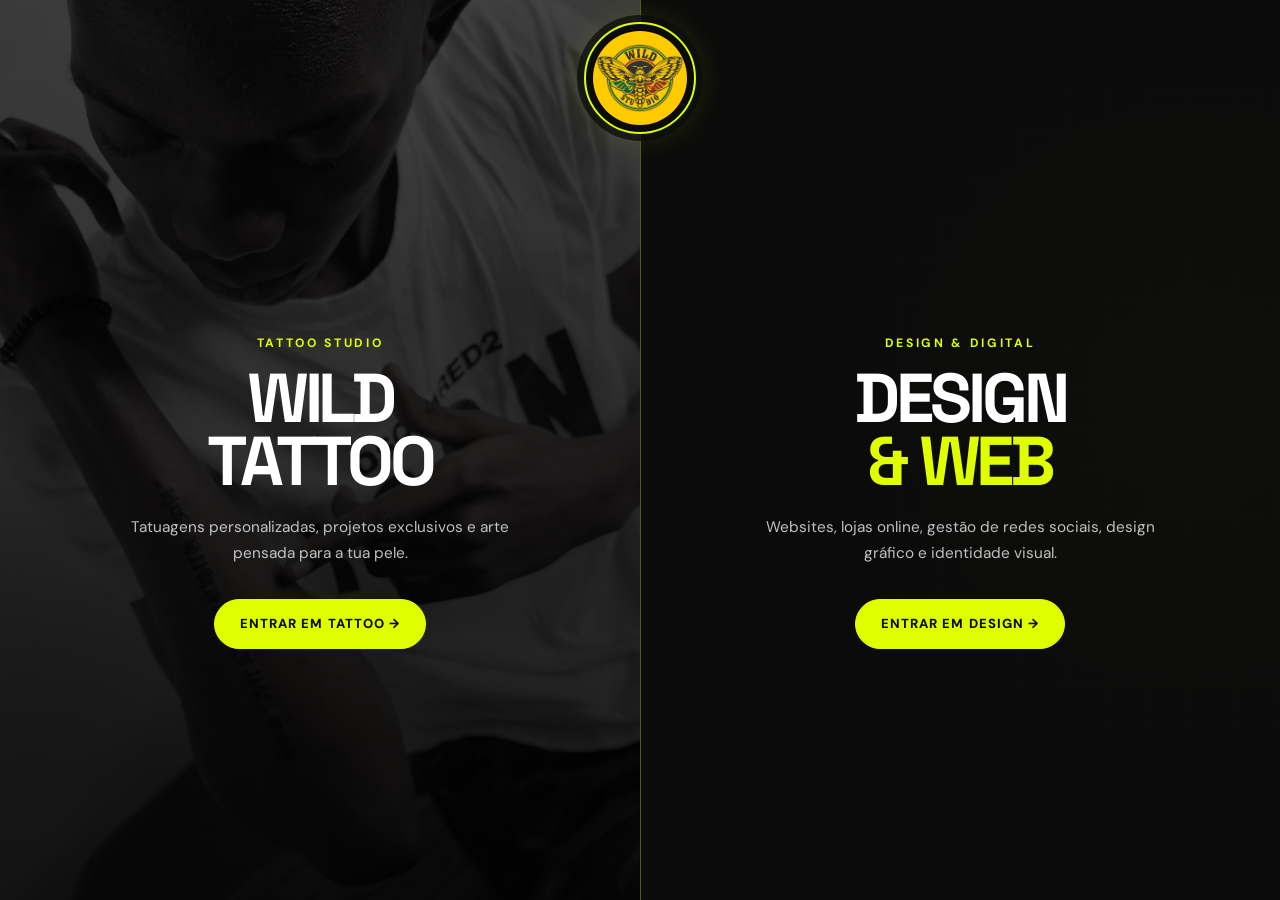
<file: index.html>
<!DOCTYPE html>
<html lang="pt-PT">
<head>
  <meta charset="UTF-8">
  <meta name="viewport" content="width=device-width, initial-scale=1.0">
  <title>WILD. — Tattoo Studio & Design</title>
  <meta name="description" content="WILD Tattoo Studio & Design. Escolhe entre tatuagem ou serviços de design, websites, lojas online e redes sociais.">
  <meta name="theme-color" content="#0b0b0b">
  <link rel="icon" type="image/jpeg" href="logo.jpg">
  <link rel="preconnect" href="https://fonts.googleapis.com">
  <link rel="preconnect" href="https://fonts.gstatic.com" crossorigin>
  <link href="https://fonts.googleapis.com/css2?family=DM+Sans:wght@400;500;600;700&family=Space+Grotesk:wght@500;600;700&display=swap" rel="stylesheet">
  <style>
    :root{--black:#0b0b0b;--yellow:#dfff00;--white:#fff;--cream:#f3f0e9}
    *{box-sizing:border-box}
    html,body{margin:0;min-height:100%;background:var(--black);color:var(--white);font-family:'DM Sans',sans-serif}
    body{overflow-x:hidden}
    .split-hero{display:flex;min-height:100svh;width:100%;position:relative;background:var(--black)}
    .split-panel{flex:1;min-width:0;min-height:100svh;display:flex;align-items:center;justify-content:center;position:relative;overflow:hidden;padding:8rem 2.2rem 3rem;text-align:center;color:#fff;text-decoration:none;transition:flex .55s cubic-bezier(.2,.8,.2,1)}
    .split-panel::after{content:'';position:absolute;inset:0;z-index:1;transition:.45s ease}
    .panel-tattoo::after{background:linear-gradient(180deg,rgba(0,0,0,.42),rgba(0,0,0,.78))}
    .panel-design::after{background:linear-gradient(145deg,rgba(11,11,11,.93),rgba(11,11,11,.78))}
    .panel-bg{position:absolute;inset:0;z-index:0;background-size:cover;background-position:center;transition:filter .55s ease,transform .7s ease}
    .panel-tattoo .panel-bg{background-image:url('TATTOO01.jpeg');filter:grayscale(82%) brightness(.48);transform:scale(1.02)}
    .panel-design .panel-bg{background-image:linear-gradient(rgba(223,255,0,.06) 1px,transparent 1px),linear-gradient(90deg,rgba(223,255,0,.06) 1px,transparent 1px);background-size:42px 42px;background-position:center;opacity:.7}
    .panel-design::before{content:'';position:absolute;width:430px;height:430px;border-radius:50%;background:var(--yellow);filter:blur(130px);opacity:.10;z-index:0;right:-120px;top:18%}
    .panel-content{position:relative;z-index:2;width:min(100%,520px)}
    .panel-tag{display:inline-block;margin-bottom:1rem;color:var(--yellow);font-size:.76rem;font-weight:700;letter-spacing:.22em;text-transform:uppercase}
    .split-panel h1,.split-panel h2{margin:0;font-family:'Space Grotesk',sans-serif;font-size:clamp(3rem,5.4vw,6rem);line-height:.9;letter-spacing:-.06em;text-transform:uppercase}
    .panel-design h2 span{color:var(--yellow)}
    .split-panel p{max-width:430px;margin:1.4rem auto 2rem;color:rgba(255,255,255,.74);font-size:clamp(.96rem,1.2vw,1.08rem);line-height:1.7}
    .split-btn{display:inline-flex;align-items:center;justify-content:center;min-height:50px;padding:.95rem 1.55rem;border:1px solid var(--yellow);border-radius:999px;background:var(--yellow);color:var(--black);font-size:.82rem;font-weight:800;letter-spacing:.08em;text-transform:uppercase;transition:.3s ease}
    .brand-logo{position:absolute;top:1.35rem;left:50%;z-index:30;transform:translateX(-50%);width:112px;height:112px;border-radius:50%;padding:7px;background:var(--black);border:2px solid var(--yellow);box-shadow:0 0 0 7px rgba(11,11,11,.75),0 0 35px rgba(223,255,0,.18);pointer-events:none}
    .brand-logo img{display:block;width:100%;height:100%;object-fit:cover;border-radius:50%}
    .divider{position:absolute;z-index:15;top:0;bottom:0;left:50%;width:1px;background:rgba(223,255,0,.32);pointer-events:none}
    @media (hover:hover) and (min-width:901px){.split-panel:hover{flex:1.16}.panel-tattoo:hover .panel-bg{filter:grayscale(12%) brightness(.62);transform:scale(1.08)}.panel-design:hover .panel-bg{opacity:1;transform:scale(1.03)}.split-panel:hover .split-btn{transform:translateY(-3px);background:#fff;border-color:#fff}}
    @media (max-width:900px){.split-hero{flex-direction:column}.split-panel{min-height:50svh;padding:7rem 1.4rem 2.5rem}.split-panel h1,.split-panel h2{font-size:clamp(2.6rem,13vw,4.4rem)}.split-panel p{margin:1rem auto 1.45rem;line-height:1.55}.brand-logo{position:fixed;top:.7rem;width:82px;height:82px;padding:5px}.divider{top:50%;bottom:auto;left:0;width:100%;height:1px}}
  </style>
</head>
<body>
  <div class="brand-logo" aria-hidden="true">
    <img src="logo.jpg" alt="WILD">
  </div>

  <main class="split-hero" aria-label="Escolher área WILD">
    <a href="tattoo.html" class="split-panel panel-tattoo" aria-label="Entrar na área WILD Tattoo">
      <div class="panel-bg"></div>
      <div class="panel-content">
        <span class="panel-tag">Tattoo Studio</span>
        <h1>WILD<br>TATTOO</h1>
        <p>Tatuagens personalizadas, projetos exclusivos e arte pensada para a tua pele.</p>
        <span class="split-btn">Entrar em Tattoo →</span>
      </div>
    </a>

    <a href="design-web.html" class="split-panel panel-design" aria-label="Entrar na área WILD Design e Web">
      <div class="panel-bg"></div>
      <div class="panel-content">
        <span class="panel-tag">Design & Digital</span>
        <h2>DESIGN<br><span>&amp; WEB</span></h2>
        <p>Websites, lojas online, gestão de redes sociais, design gráfico e identidade visual.</p>
        <span class="split-btn">Entrar em Design →</span>
      </div>
    </a>
    <div class="divider" aria-hidden="true"></div>
  </main>
</body>
</html>
</file>
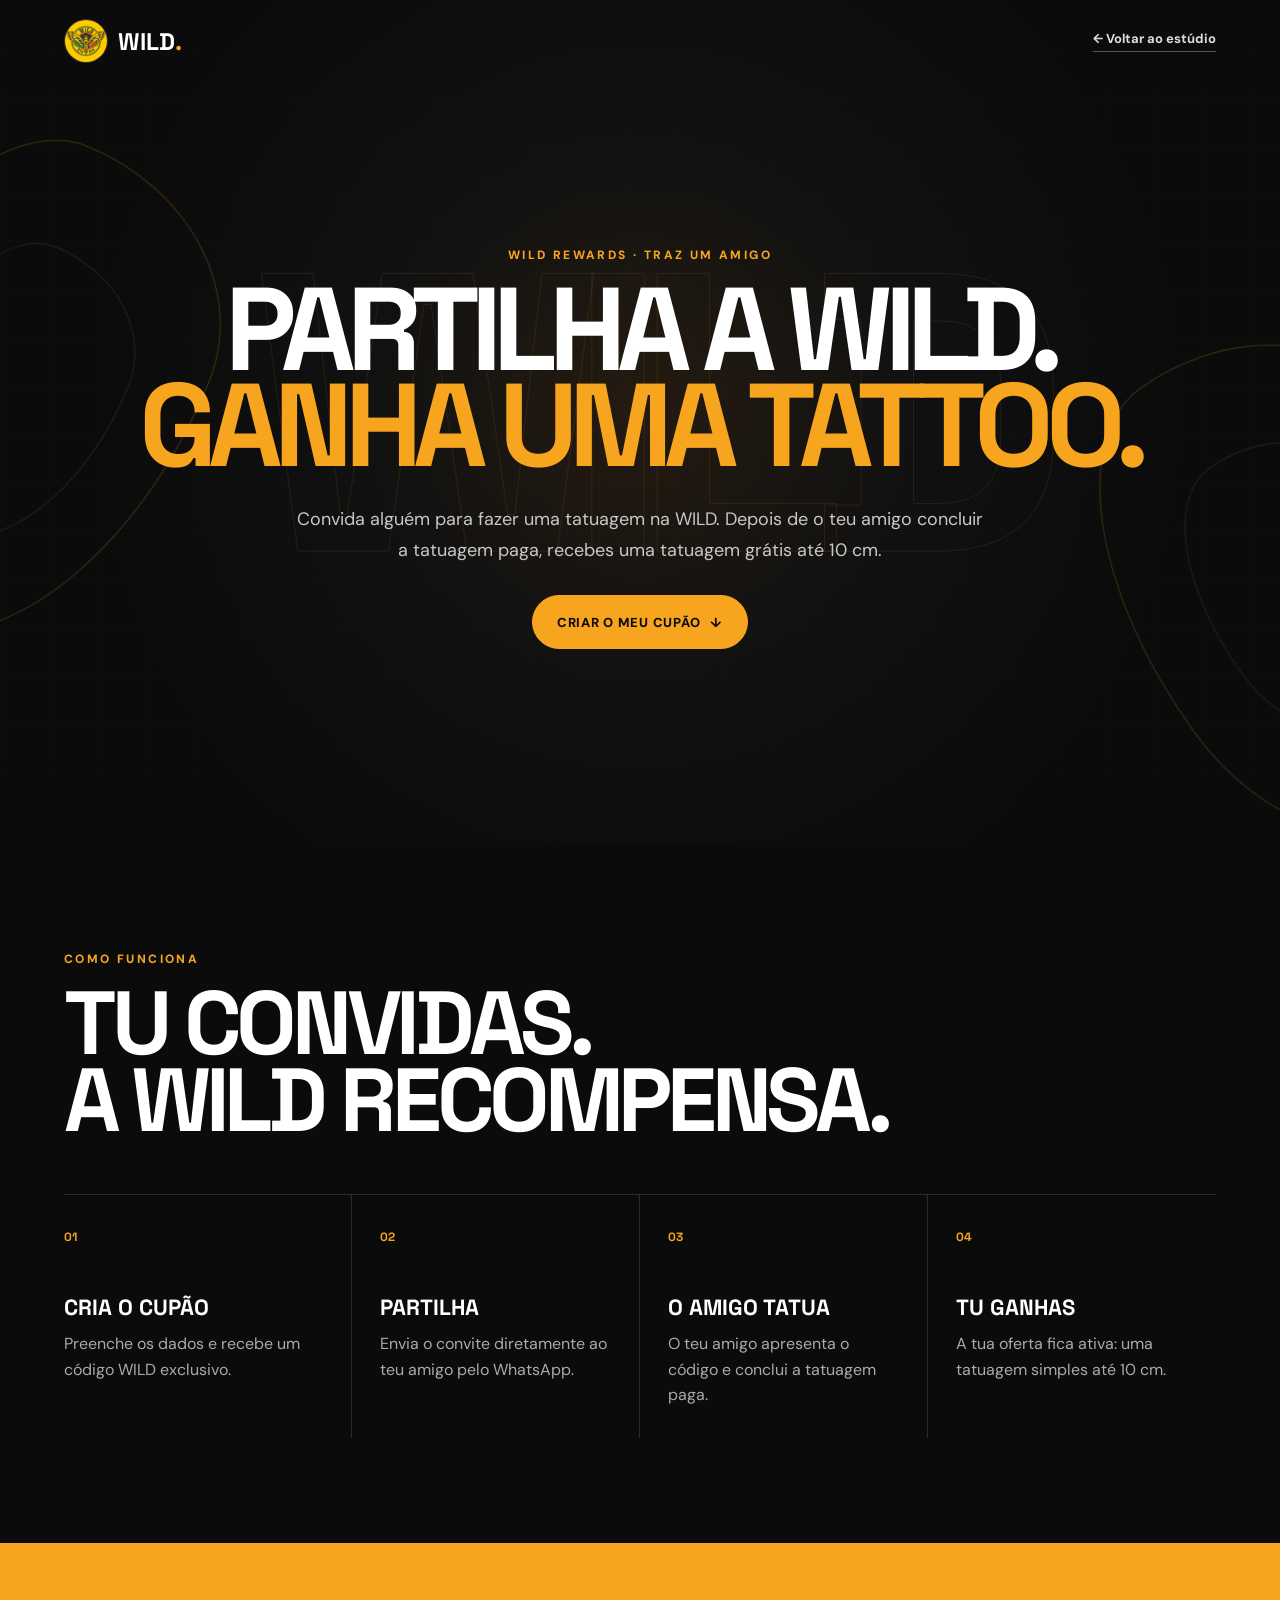
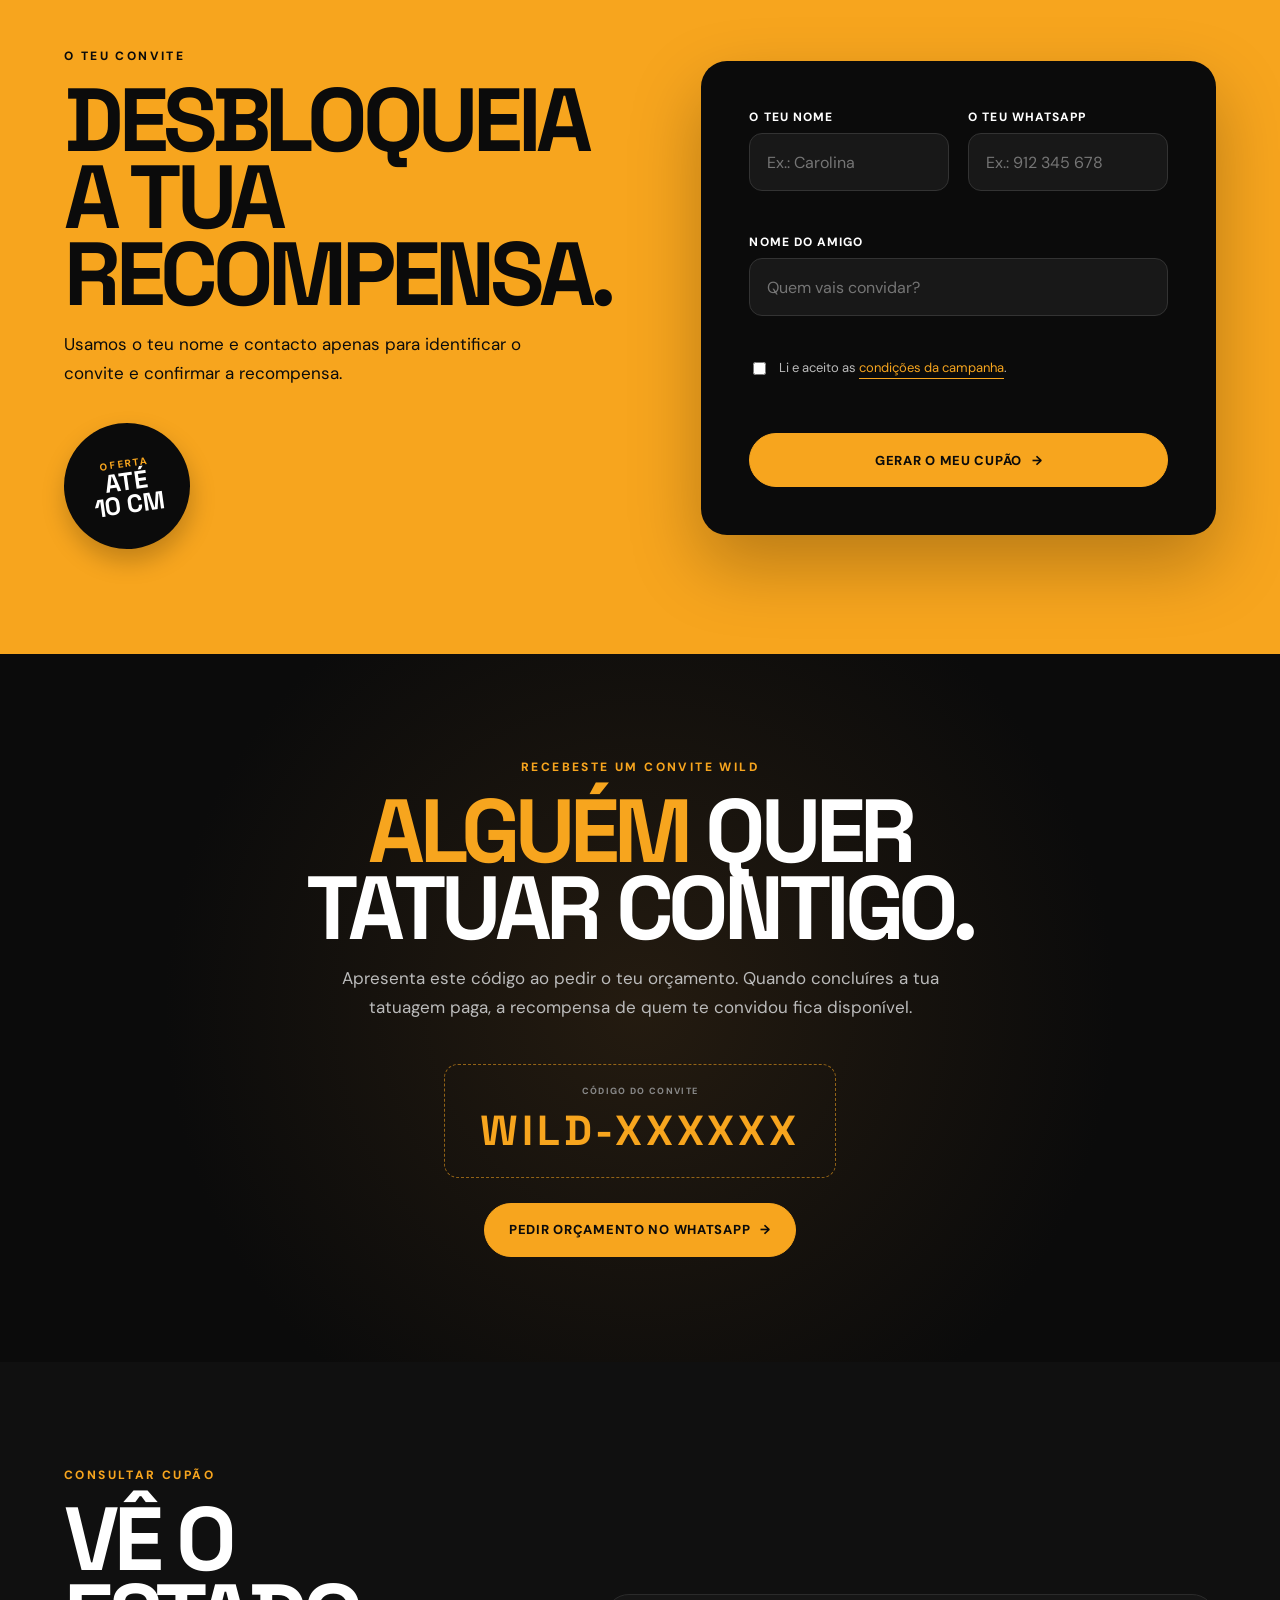
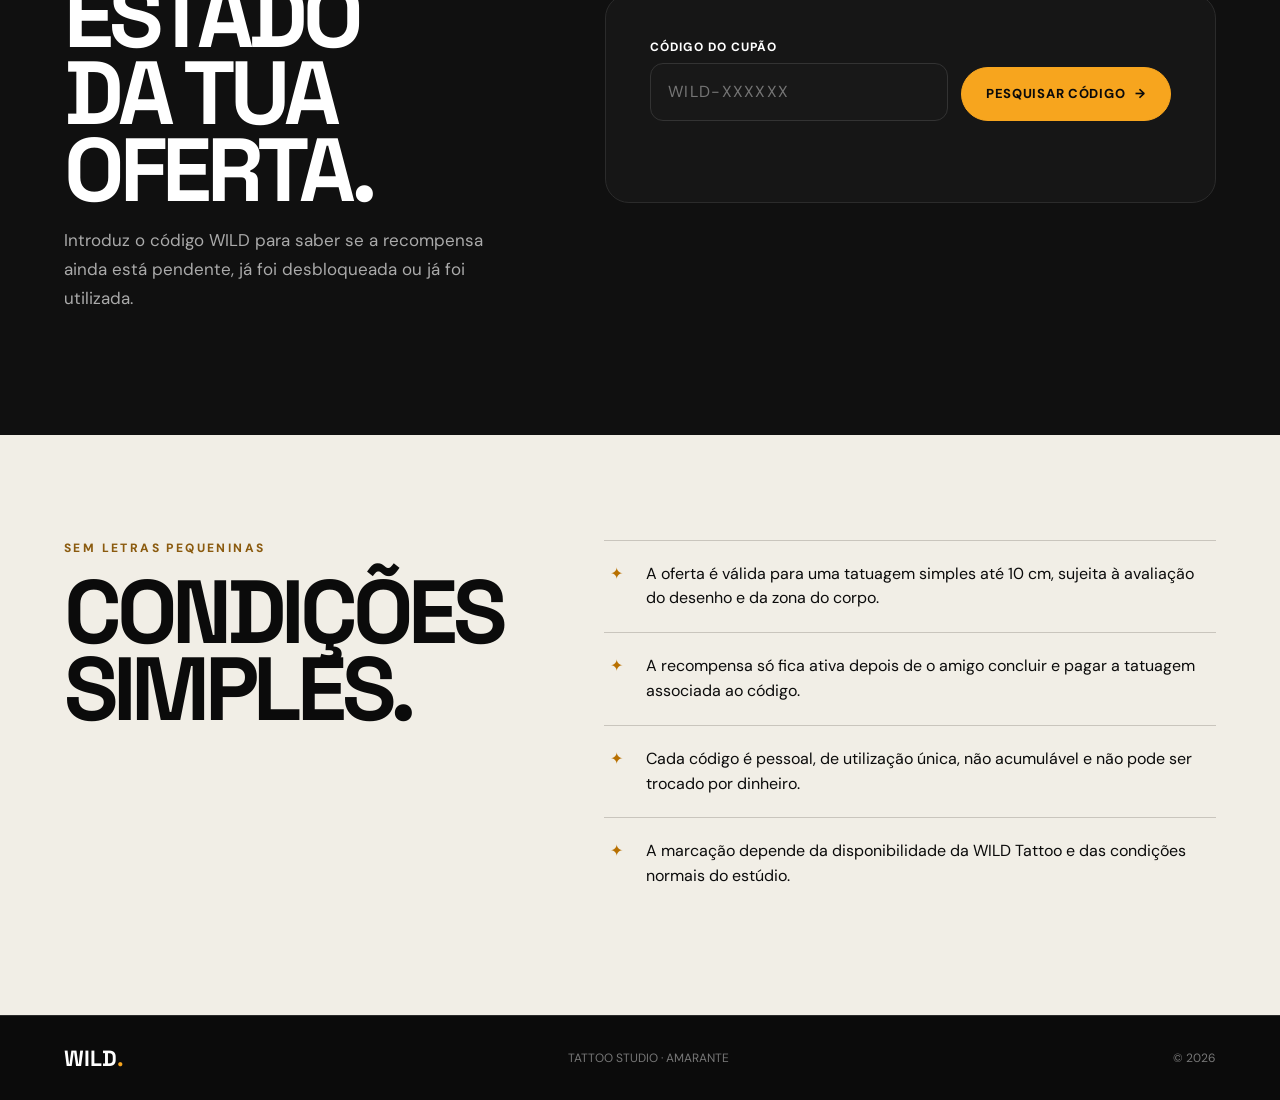
<file: amigo.html>
<!doctype html>
<html lang="pt-PT">
<head>
  <meta charset="utf-8">
  <meta name="viewport" content="width=device-width, initial-scale=1">
  <meta name="theme-color" content="#0b0b0b">
  <meta name="description" content="Traz um amigo à WILD Tattoo e ganha uma tatuagem grátis até 10 cm.">
  <title>Traz um amigo — WILD Tattoo</title>
  <link rel="icon" type="image/jpeg" href="logo.jpg">
  <link rel="preconnect" href="https://fonts.googleapis.com">
  <link rel="preconnect" href="https://fonts.gstatic.com" crossorigin>
  <link href="https://fonts.googleapis.com/css2?family=DM+Sans:wght@400;500;600;700;800&family=Space+Grotesk:wght@500;600;700&display=swap" rel="stylesheet">
  <link rel="stylesheet" href="amigo.css">
</head>
<body>
  <header class="site-header">
    <a class="brand" href="tattoo.html" aria-label="Voltar à WILD Tattoo"><img src="logo.jpg" alt="Logótipo WILD Tattoo"><span>WILD<span>.</span></span></a>
    <a class="back-link" href="tattoo.html">← Voltar ao estúdio</a>
  </header>
  <main>
    <section class="hero" aria-labelledby="page-title">
      <div class="ink ink-one" aria-hidden="true"></div><div class="ink ink-two" aria-hidden="true"></div>
      <p class="eyebrow">WILD REWARDS · TRAZ UM AMIGO</p>
      <h1 id="page-title">PARTILHA A WILD.<br><span>GANHA UMA TATTOO.</span></h1>
      <p class="hero-copy">Convida alguém para fazer uma tatuagem na WILD. Depois de o teu amigo concluir a tatuagem paga, recebes uma tatuagem grátis até 10 cm.</p>
      <a class="button button-primary" href="#criar-cupao">Criar o meu cupão <span>↓</span></a>
    </section>
    <section class="how-it-works" aria-labelledby="how-title">
      <div class="section-heading"><div><p class="eyebrow">COMO FUNCIONA</p><h2 id="how-title">TU CONVIDAS.<br>A WILD RECOMPENSA.</h2></div></div>
      <ol class="steps">
        <li><span>01</span><strong>Cria o cupão</strong><p>Preenche os dados e recebe um código WILD exclusivo.</p></li>
        <li><span>02</span><strong>Partilha</strong><p>Envia o convite diretamente ao teu amigo pelo WhatsApp.</p></li>
        <li><span>03</span><strong>O amigo tatua</strong><p>O teu amigo apresenta o código e conclui a tatuagem paga.</p></li>
        <li><span>04</span><strong>Tu ganhas</strong><p>A tua oferta fica ativa: uma tatuagem simples até 10 cm.</p></li>
      </ol>
    </section>
    <section class="creator" id="criar-cupao" aria-labelledby="creator-title">
      <div class="creator-intro">
        <p class="eyebrow">O TEU CONVITE</p><h2 id="creator-title">DESBLOQUEIA<br>A TUA RECOMPENSA.</h2>
        <p>Usamos o teu nome e contacto apenas para identificar o convite e confirmar a recompensa.</p>
        <div class="reward-badge"><span>OFERTA</span><strong>ATÉ<br>10 CM</strong></div>
      </div>
      <form class="coupon-form" id="coupon-form" novalidate>
        <div class="field"><label for="client-name">O teu nome</label><input id="client-name" name="clientName" type="text" autocomplete="name" maxlength="60" placeholder="Ex.: Carolina" required><small class="field-error" data-error-for="client-name"></small></div>
        <div class="field"><label for="client-phone">O teu WhatsApp</label><input id="client-phone" name="clientPhone" type="tel" autocomplete="tel" maxlength="24" placeholder="Ex.: 912 345 678" required><small class="field-error" data-error-for="client-phone"></small></div>
        <div class="field field-full"><label for="friend-name">Nome do amigo</label><input id="friend-name" name="friendName" type="text" maxlength="60" placeholder="Quem vais convidar?" required><small class="field-error" data-error-for="friend-name"></small></div>
        <label class="consent field-full"><input id="terms" type="checkbox" required><span>Li e aceito as <button type="button" class="text-button" data-open-terms>condições da campanha</button>.</span></label>
        <p class="form-message field-full" id="form-message" role="alert" aria-live="polite"></p>
        <button class="button button-primary field-full" type="submit" id="generate-button">Gerar o meu cupão <span>→</span></button>
      </form>
    </section>
    <section class="result" id="coupon-result" hidden aria-live="polite">
      <div class="unlock"><span class="unlock-icon">✦</span> WILD REWARD UNLOCKED</div>
      <article class="coupon" id="coupon-card">
        <div class="coupon-top"><div class="coupon-brand"><img src="logo.jpg" alt=""><span>WILD<span>.</span></span></div><span class="coupon-state" id="coupon-state">PENDENTE</span></div>
        <div class="coupon-body"><p>TRAZ UM AMIGO</p><h2>1 TATUAGEM<br><span>GRÁTIS</span></h2><p class="coupon-limit">DESENHO SIMPLES · ATÉ 10 CM</p></div>
        <div class="coupon-details"><div><small>CLIENTE</small><strong id="coupon-client">—</strong></div><div><small>AMIGO</small><strong id="coupon-friend">—</strong></div></div>
        <div class="coupon-code-wrap"><small>CÓDIGO ÚNICO</small><strong id="coupon-code">WILD-XXXXXX</strong></div>
        <p class="coupon-note">A recompensa é ativada após a conclusão da tatuagem paga pelo amigo.</p>
      </article>
      <div class="result-actions"><a class="button whatsapp" id="whatsapp-share" href="#" target="_blank" rel="noopener">Enviar pelo WhatsApp <span>↗</span></a><button class="button button-dark" id="copy-link" type="button">Copiar link</button></div>
      <p class="copy-status" id="copy-status" aria-live="polite"></p>
    </section>
    <section class="invite-view" id="invite-view" hidden>
      <p class="eyebrow">RECEBESTE UM CONVITE WILD</p><h2><span id="invite-name">ALGUÉM</span> QUER<br>TATUAR CONTIGO.</h2>
      <p>Apresenta este código ao pedir o teu orçamento. Quando concluíres a tua tatuagem paga, a recompensa de quem te convidou fica disponível.</p>
      <div class="invite-code"><small>CÓDIGO DO CONVITE</small><strong id="invite-code">WILD-XXXXXX</strong></div>
      <a class="button button-primary" id="book-whatsapp" href="#" target="_blank" rel="noopener">Pedir orçamento no WhatsApp <span>→</span></a>
    </section>
    <section class="status-lookup" id="consultar-cupao" aria-labelledby="status-title-section">
      <div class="status-intro">
        <p class="eyebrow">CONSULTAR CUPÃO</p>
        <h2 id="status-title-section">VÊ O ESTADO<br>DA TUA OFERTA.</h2>
        <p>Introduz o código WILD para saber se a recompensa ainda está pendente, já foi desbloqueada ou já foi utilizada.</p>
      </div>
      <div class="status-panel">
        <form class="status-form" id="status-form" novalidate>
          <div class="field"><label for="status-code-input">Código do cupão</label><input id="status-code-input" name="code" type="text" maxlength="11" autocomplete="off" spellcheck="false" placeholder="WILD-XXXXXX" required></div>
          <button class="button button-primary" id="status-button" type="submit">Pesquisar código <span>→</span></button>
        </form>
        <p class="status-message" id="status-message" role="alert" aria-live="polite"></p>
        <article class="status-card" id="status-result" hidden aria-live="polite">
          <div class="status-card-top"><small>CÓDIGO</small><strong id="status-code-output">WILD-XXXXXX</strong></div>
          <span class="status-badge" id="status-badge">PENDENTE</span>
          <h3 id="status-result-title">À ESPERA DO AMIGO</h3>
          <p id="status-description">A recompensa ainda não foi desbloqueada.</p>
        </article>
      </div>
    </section>
    <section class="terms-summary" aria-labelledby="terms-title">
      <div><p class="eyebrow">SEM LETRAS PEQUENINAS</p><h2 id="terms-title">CONDIÇÕES<br>SIMPLES.</h2></div>
      <ul><li>A oferta é válida para uma tatuagem simples até 10 cm, sujeita à avaliação do desenho e da zona do corpo.</li><li>A recompensa só fica ativa depois de o amigo concluir e pagar a tatuagem associada ao código.</li><li>Cada código é pessoal, de utilização única, não acumulável e não pode ser trocado por dinheiro.</li><li>A marcação depende da disponibilidade da WILD Tattoo e das condições normais do estúdio.</li></ul>
    </section>
  </main>
  <dialog class="terms-dialog" id="terms-dialog">
    <button class="dialog-close" type="button" aria-label="Fechar" data-close-terms>×</button><p class="eyebrow">CONDIÇÕES DA CAMPANHA</p><h2>TRAZ UM AMIGO</h2>
    <ol><li>O cupão identifica a pessoa que convida e o amigo indicado no formulário.</li><li>O amigo deve apresentar o código quando pedir o orçamento.</li><li>A tatuagem grátis só é desbloqueada após a conclusão e pagamento da tatuagem do amigo.</li><li>A oferta cobre uma tatuagem simples até 10 cm, mediante avaliação do desenho, detalhe e zona.</li><li>O cupão é de utilização única, não acumulável e não convertível em dinheiro.</li></ol>
    <button class="button button-primary" type="button" data-close-terms>Entendi</button>
  </dialog>
  <footer><strong>WILD<span>.</span></strong><span>TATTOO STUDIO · AMARANTE</span><span>© 2026</span></footer>
  <script src="config.js"></script><script src="amigo.js" defer></script>
</body>
</html>
</file>
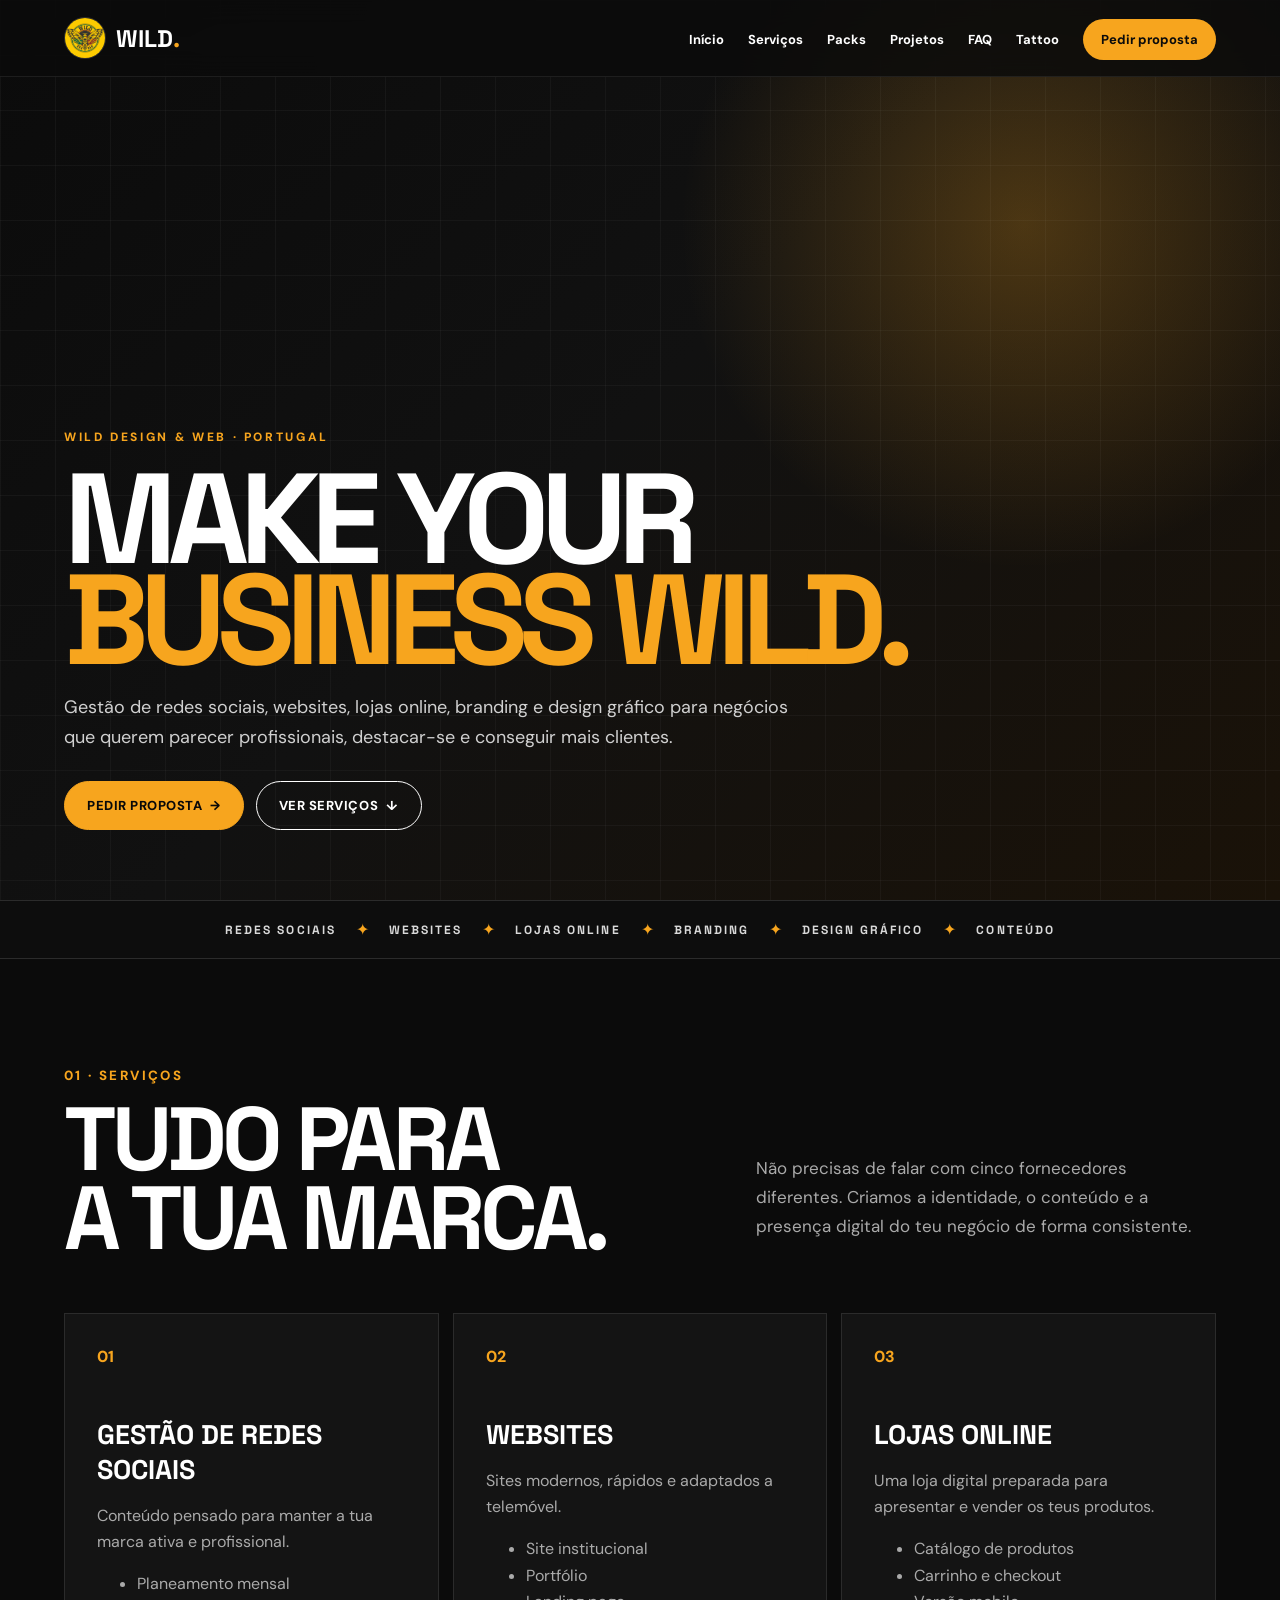
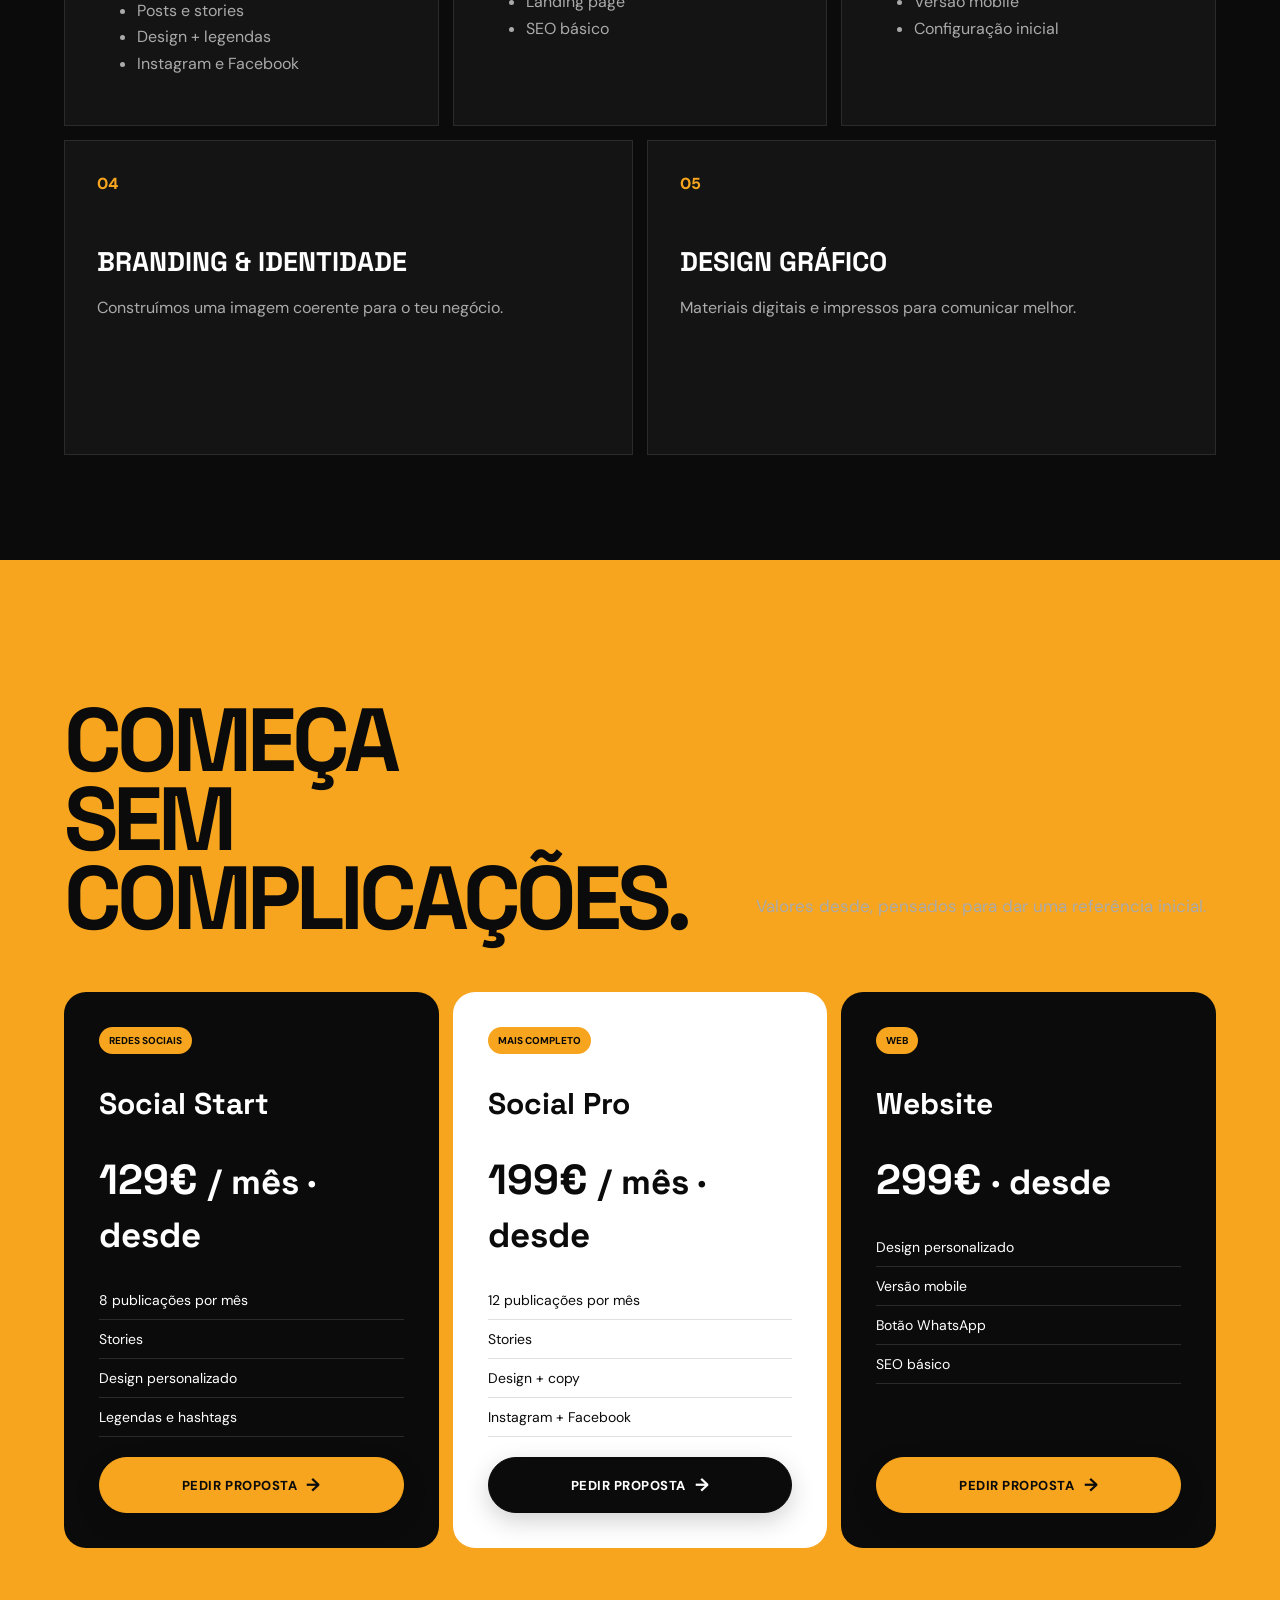
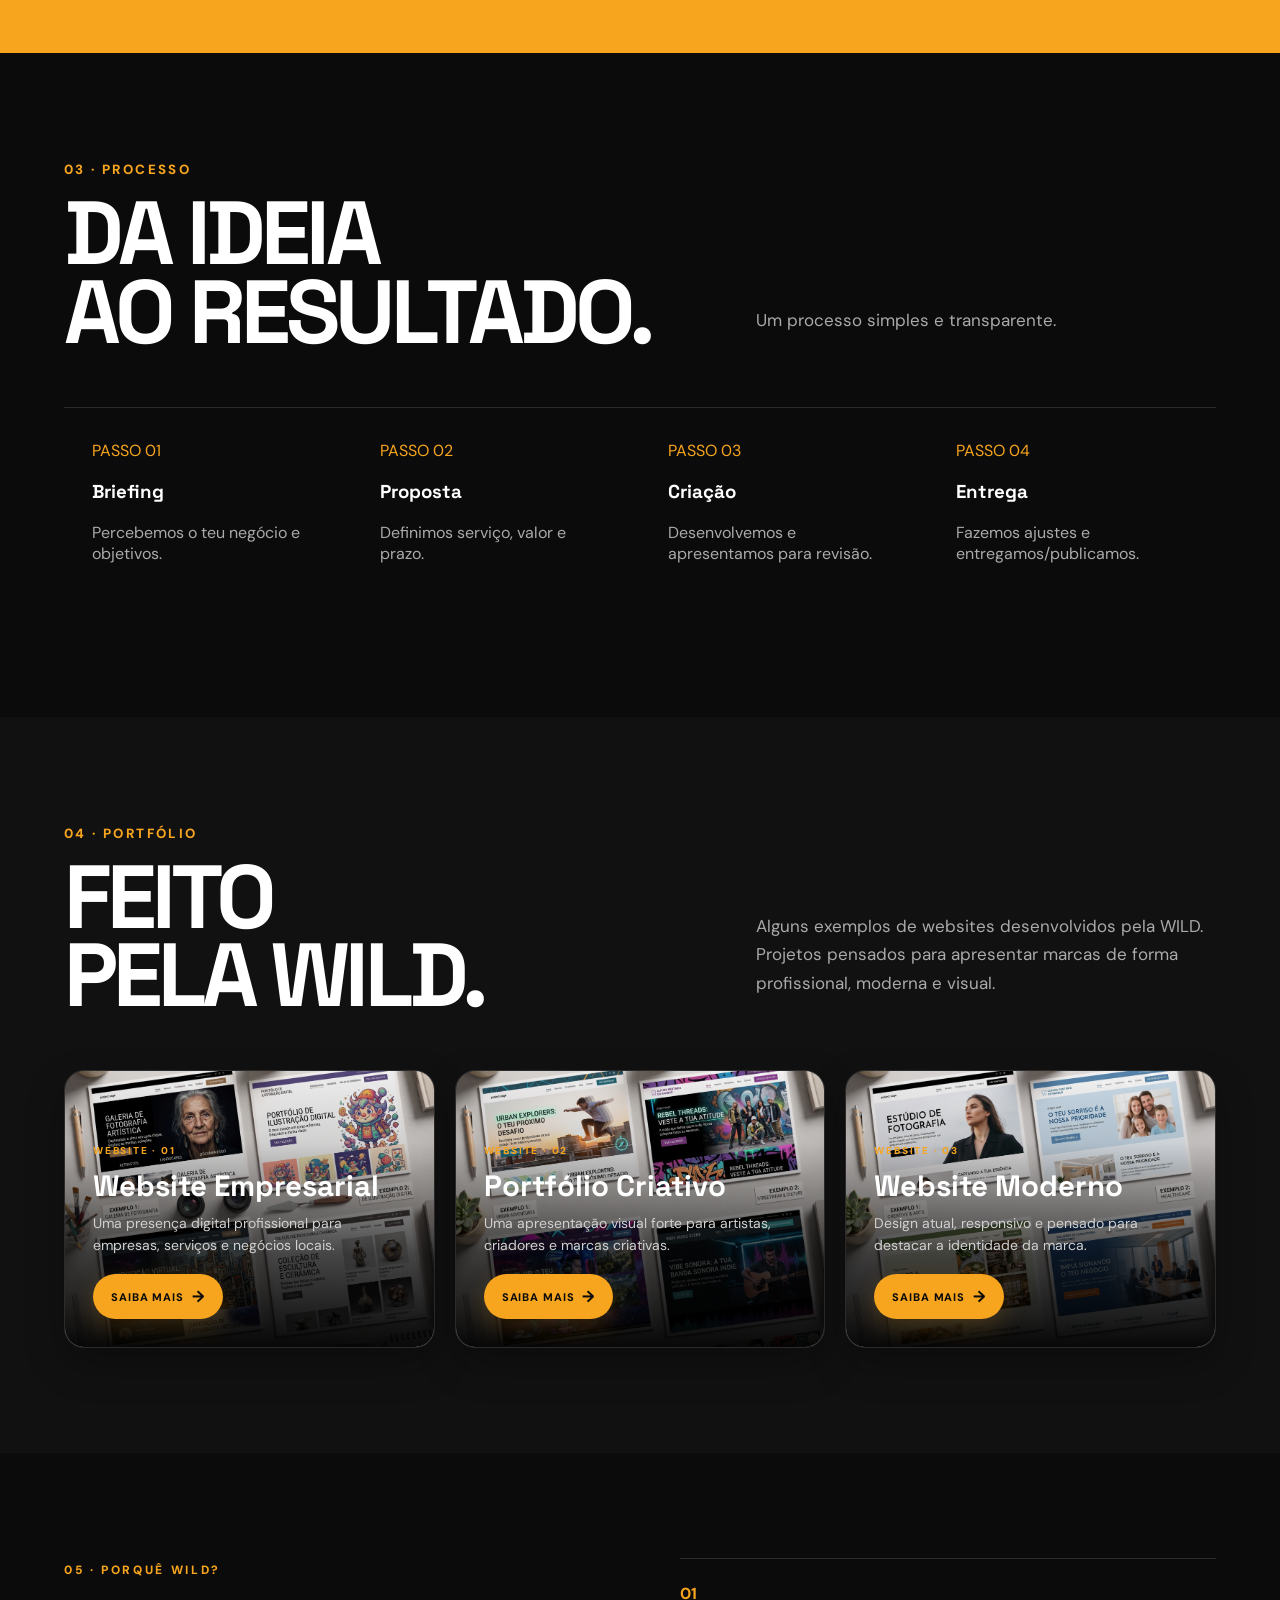
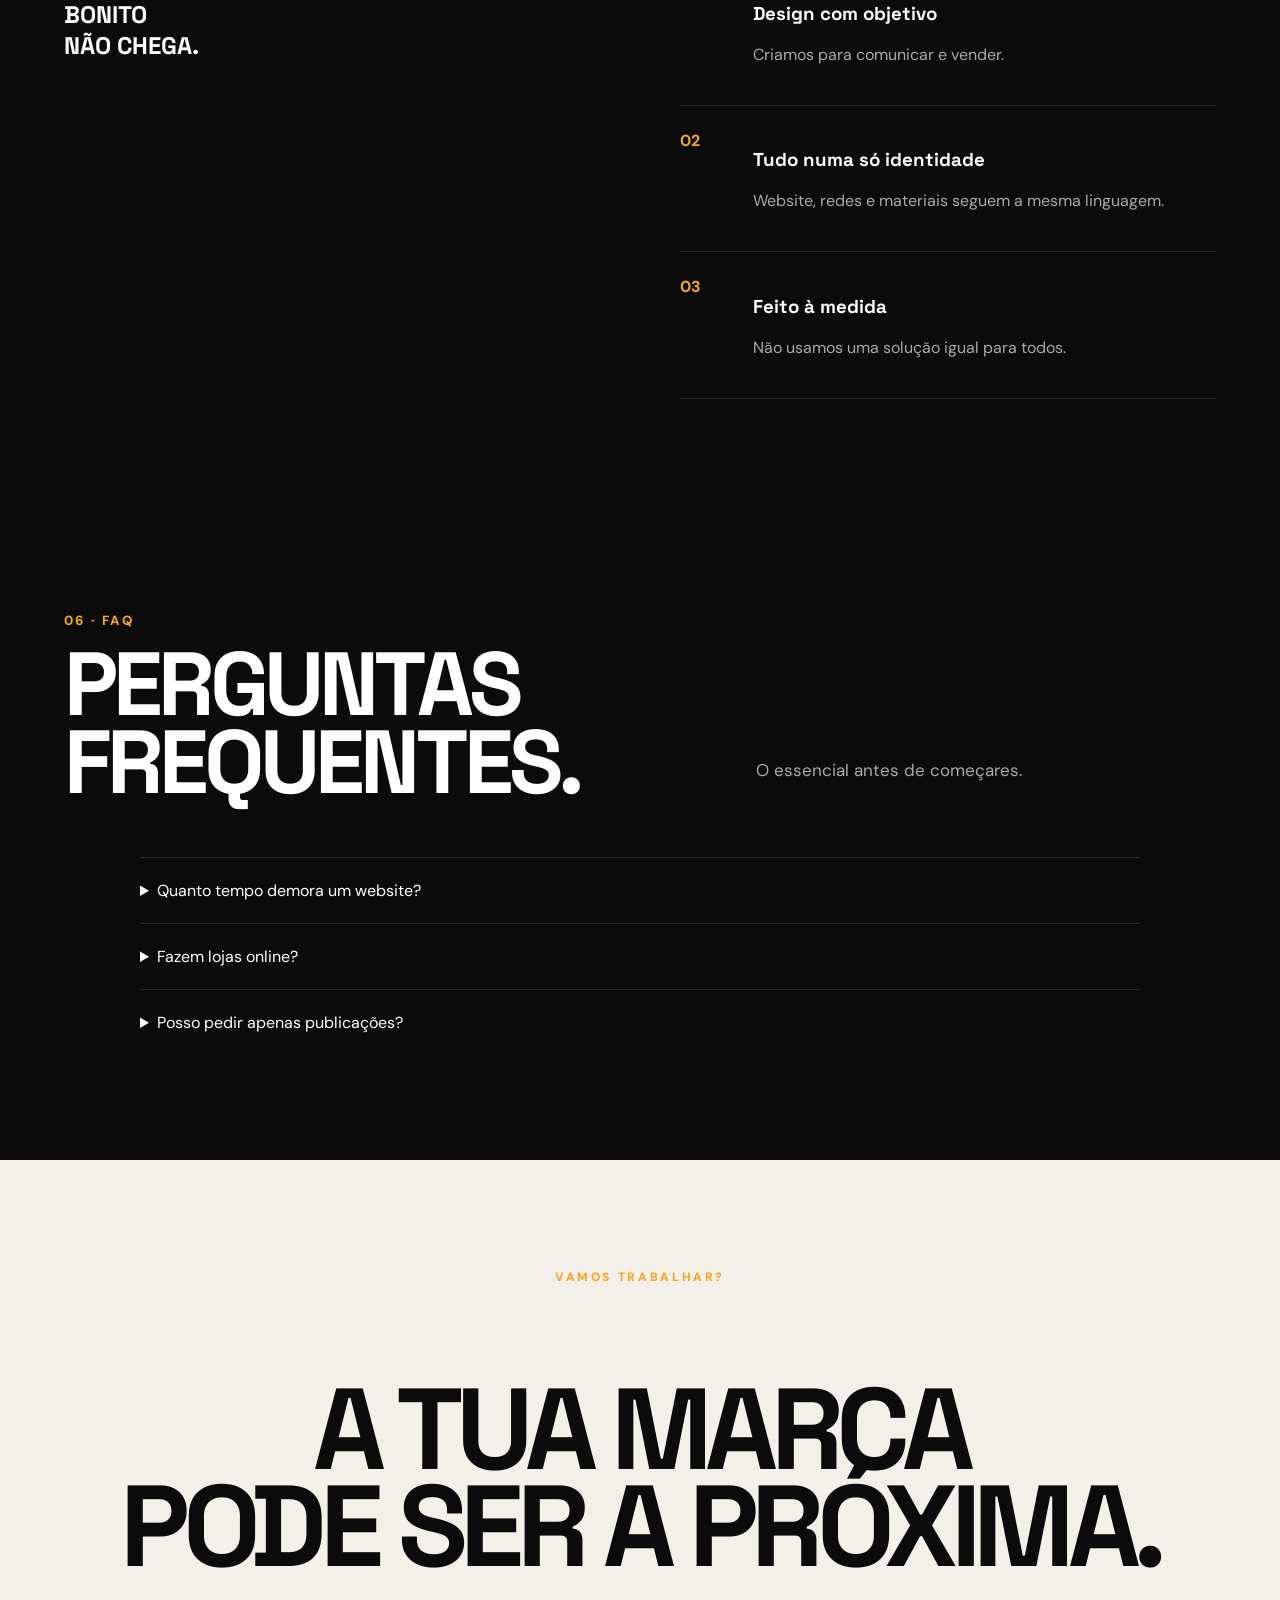
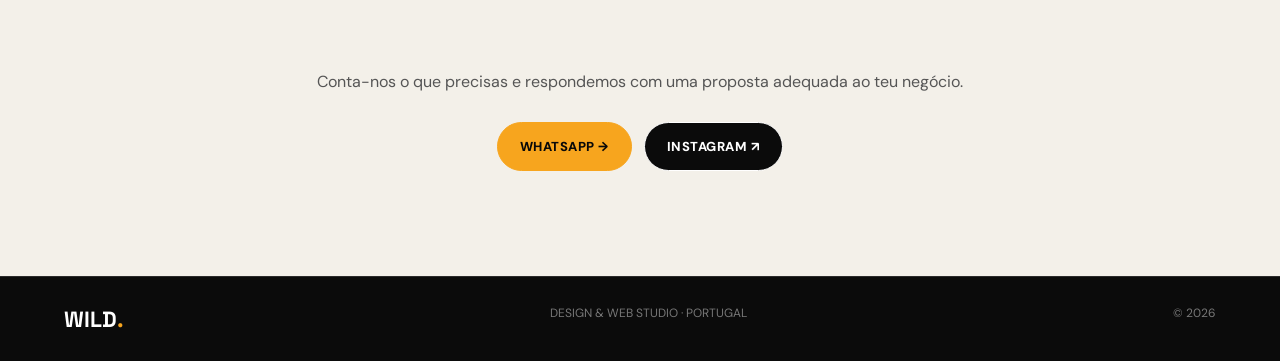
<file: design-web.html>
<!DOCTYPE html><html lang="pt-PT"><head><meta charset="UTF-8"><meta name="viewport" content="width=device-width,initial-scale=1.0"><title>WILD Design & Web — Websites, Redes Sociais e Design</title><meta name="description" content="WILD Design & Web. Websites, lojas online, gestão de redes sociais, branding e design gráfico para negócios que querem crescer."><meta name="theme-color" content="#0b0b0b"><link rel="icon" type="image/jpeg" href="logo.jpg"><link rel="preconnect" href="https://fonts.googleapis.com"><link rel="preconnect" href="https://fonts.gstatic.com" crossorigin><link href="https://fonts.googleapis.com/css2?family=DM+Sans:wght@400;500;600;700;800&family=Space+Grotesk:wght@500;600;700&display=swap" rel="stylesheet"><style>:root{--bg:#0b0b0b;--card:#141414;--text:#fff;--muted:#aaa;--line:#2b2b2b;--accent:#F7A51E;--cream:#f3f0e9}*{box-sizing:border-box}html{scroll-behavior:smooth}body{margin:0;background:var(--bg);color:var(--text);font-family:'DM Sans',sans-serif;overflow-x:hidden}a{color:inherit}img{display:block;max-width:100%}header{position:fixed;top:0;left:0;right:0;z-index:50;background:rgba(11,11,11,.84);backdrop-filter:blur(14px);border-bottom:1px solid rgba(255,255,255,.08)}nav{height:76px;max-width:1450px;margin:auto;padding:0 5vw;display:flex;align-items:center;justify-content:space-between}.logo{display:flex;align-items:center;gap:10px;text-decoration:none;font:700 24px 'Space Grotesk'}.logo img{width:42px;height:42px;object-fit:cover;border-radius:50%;border:1px solid rgba(255,255,255,.15)}.logo span span,.accent{color:var(--accent)}.nav-links{list-style:none;display:flex;gap:24px;align-items:center;margin:0;padding:0}.nav-links a{text-decoration:none;font-size:13px;font-weight:700}.nav-links a:hover{color:var(--accent)}.nav-cta{padding:12px 18px;background:var(--accent);color:#0b0b0b!important;border-radius:999px}.menu-toggle{display:none;background:none;border:0;width:40px;height:40px}.menu-toggle span{display:block;height:2px;background:#fff;margin:6px 0}.hero{min-height:100svh;display:flex;align-items:flex-end;padding:130px 5vw 70px;position:relative;overflow:hidden;background:radial-gradient(circle at 80% 25%,rgba(247,165,30,.25),transparent 28%),linear-gradient(135deg,#0b0b0b 0%,#111 48%,#1a1208 100%)}.hero:before{content:'';position:absolute;inset:0;background-image:linear-gradient(rgba(255,255,255,.035) 1px,transparent 1px),linear-gradient(90deg,rgba(255,255,255,.035) 1px,transparent 1px);background-size:55px 55px}.hero-inner{position:relative;z-index:2;max-width:1150px}.tag{font-size:12px;font-weight:800;letter-spacing:.22em;text-transform:uppercase;color:var(--accent)}h1,h2,h3{font-family:'Space Grotesk',sans-serif}.hero h1{font-size:clamp(62px,10vw,145px);line-height:.79;letter-spacing:-.07em;text-transform:uppercase;margin:22px 0}.hero p{max-width:740px;font-size:18px;line-height:1.7;color:#d0d0d0}.buttons{display:flex;gap:12px;flex-wrap:wrap;margin-top:28px}.btn{display:inline-flex;align-items:center;justify-content:center;padding:15px 22px;border-radius:999px;border:1px solid #fff;text-decoration:none;font-size:13px;font-weight:800;letter-spacing:.04em;transition:.25s}.btn.primary{background:var(--accent);border-color:var(--accent);color:#090909}.hero-proposal{position:relative;overflow:hidden;box-shadow:0 0 0 0 rgba(247,165,30,.55);animation:proposalPulse 1.9s ease-in-out infinite}.hero-proposal:before{content:'';position:absolute;top:-45%;left:-40%;width:28%;height:190%;background:linear-gradient(90deg,transparent,rgba(255,255,255,.82),transparent);transform:skewX(-18deg);animation:proposalShine 2.8s infinite}.hero-arrow,.services-arrow{display:inline-block;margin-left:8px;animation:arrow .75s ease-in-out infinite alternate}.hero-services{animation:float 2.4s ease-in-out infinite}@keyframes proposalPulse{50%{box-shadow:0 0 0 12px rgba(247,165,30,0),0 0 28px rgba(247,165,30,.34)}}@keyframes proposalShine{0%,26%{left:-40%}62%,100%{left:125%}}@keyframes arrow{to{transform:translateX(7px)}}@keyframes float{50%{transform:translateY(-4px)}}.glitch-band{position:relative;overflow:hidden;border-top:1px solid var(--line);border-bottom:1px solid var(--line);background:#0d0d0d;padding:18px 0}.glitch-track{display:flex;justify-content:center;align-items:center;gap:20px;flex-wrap:wrap;padding:0 5vw}.glitch-word{font:800 12px 'Space Grotesk';letter-spacing:.17em;color:#d9d9d9;animation:glitch 3.7s steps(1,end) infinite}.glitch-sep{color:var(--accent)}@keyframes glitch{0%,88%,100%{transform:none;text-shadow:none}89%{transform:translate(-2px,1px);text-shadow:2px 0 var(--accent)}90%{transform:translate(3px,-1px);text-shadow:-2px 0 #fff}92%{transform:none}}section{padding:105px 5vw}.section-head{display:grid;grid-template-columns:1.1fr .8fr;gap:60px;align-items:end;margin-bottom:55px}.section-head small{color:var(--accent);font-weight:800;letter-spacing:.18em}.section-head h2{font-size:clamp(48px,7vw,95px);line-height:.88;letter-spacing:-.055em;text-transform:uppercase;margin:15px 0 0}.section-head p{color:var(--muted);font-size:17px;line-height:1.7}.services{display:grid;grid-template-columns:repeat(6,1fr);gap:14px}.service{background:var(--card);padding:32px;border:1px solid var(--line);min-height:315px;grid-column:span 2}.service.wide{grid-column:span 3}.service .num{color:var(--accent);font-weight:800}.service h3{font-size:27px;margin:50px 0 14px}.service p,.service li{color:var(--muted);line-height:1.65}.orange-band{background:var(--accent);color:#0b0b0b}.packs{display:grid;grid-template-columns:repeat(3,1fr);gap:14px}.pack{background:#0b0b0b;color:#fff;padding:35px;border-radius:22px;display:flex;flex-direction:column}.pack.featured{background:#fff;color:#0b0b0b}.pack .pill{align-self:flex-start;padding:7px 10px;border-radius:999px;background:var(--accent);color:#0b0b0b;font-size:10px;font-weight:800}.pack h3{font-size:30px}.pack .price{font:700 42px 'Space Grotesk'}.pack ul{list-style:none;padding:0;margin:22px 0 20px}.pack li{padding:10px 0;border-bottom:1px solid rgba(255,255,255,.13);font-size:14px}.pack.featured li{border-color:rgba(0,0,0,.12)}.pack-cta{width:100%;margin-top:auto!important;position:relative;overflow:hidden;isolation:isolate;background:var(--accent);border-color:var(--accent);color:#0b0b0b;box-shadow:0 8px 24px rgba(0,0,0,.18);animation:packGlow 3s ease-in-out infinite}.pack.featured .pack-cta{background:#0b0b0b;border-color:#0b0b0b;color:#fff}.pack-cta:before{content:'';position:absolute;top:0;bottom:0;left:-35%;width:18%;background:linear-gradient(90deg,transparent,rgba(255,255,255,.95),transparent);transform:skewX(-18deg);animation:packScan 3s ease-in-out infinite;z-index:-1}.pack-cta .pack-arrow{display:inline-block;margin-left:9px;font-size:18px;animation:packArrow .65s ease-in-out infinite alternate}.pack-cta:hover{transform:translateY(-4px) scale(1.025);box-shadow:0 0 0 2px rgba(255,255,255,.65),0 0 28px rgba(247,165,30,.65)}.pack.featured .pack-cta:hover{box-shadow:0 0 0 2px rgba(247,165,30,.8),0 0 28px rgba(247,165,30,.5)}@keyframes packScan{0%,30%{left:-35%}60%,100%{left:125%}}@keyframes packArrow{to{transform:translateX(7px)}}@keyframes packGlow{0%,100%{filter:brightness(1);box-shadow:0 8px 24px rgba(0,0,0,.18)}50%{filter:brightness(1.08);box-shadow:0 8px 28px rgba(247,165,30,.35)}}.process{display:grid;grid-template-columns:repeat(4,1fr);border-top:1px solid var(--line)}.step{padding:32px 28px}.step span{color:var(--accent)}.step p,.work-card p,.reason p,.faq p{color:var(--muted)}.work-section{background:#111}.work-grid{display:grid;grid-template-columns:repeat(3,1fr);gap:14px}.work-card{min-height:300px;background:#161616;border:1px solid var(--line);padding:28px;display:flex;flex-direction:column;justify-content:space-between}.work-card span{color:var(--accent);font-size:11px;font-weight:800}.website-grid{display:grid;grid-template-columns:repeat(3,minmax(0,1fr));gap:20px}.website-card{position:relative;min-width:0;aspect-ratio:4/3;overflow:hidden;border:1px solid var(--line);border-radius:20px;background:#161616;box-shadow:0 16px 38px rgba(0,0,0,.28);transition:transform .45s ease,box-shadow .45s ease,border-color .45s ease}.website-card:after{content:'';position:absolute;left:0;right:0;top:0;height:4px;background:var(--accent);transform:scaleX(0);transform-origin:left;transition:transform .45s ease;z-index:4}.website-card img{width:100%;height:100%;object-fit:cover;object-position:center;transition:transform .8s cubic-bezier(.2,.7,.2,1),filter .45s ease}.website-overlay{position:absolute;inset:0;z-index:2;padding:28px;display:flex;flex-direction:column;justify-content:flex-end;background:linear-gradient(to top,rgba(0,0,0,.96) 0%,rgba(0,0,0,.7) 34%,rgba(0,0,0,.12) 74%,transparent 100%)}.website-type{color:var(--accent);font-size:10px;font-weight:800;letter-spacing:.18em}.website-card h3{font-size:clamp(22px,2.3vw,32px);margin:10px 0 8px}.website-card p{color:#d0d0d0;line-height:1.55;font-size:14px;margin:0 0 18px}.website-card:hover{transform:translateY(-8px);border-color:rgba(247,165,30,.75);box-shadow:0 24px 54px rgba(0,0,0,.48),0 0 30px rgba(247,165,30,.12)}.website-card:hover:after{transform:scaleX(1)}.website-card:hover img{transform:scale(1.07);filter:brightness(.78)}.website-more{position:relative;overflow:hidden;isolation:isolate;align-self:flex-start;display:inline-flex;align-items:center;justify-content:center;gap:8px;padding:12px 18px;border-radius:999px;background:var(--accent);color:#0b0b0b;text-decoration:none;font-size:11px;font-weight:800;letter-spacing:.08em;box-shadow:0 8px 24px rgba(247,165,30,.2);animation:moreGlow 2.8s ease-in-out infinite;transition:transform .3s ease,box-shadow .3s ease}.website-more:before{content:'';position:absolute;top:-35%;bottom:-35%;left:-38%;width:22%;background:linear-gradient(90deg,transparent,rgba(255,255,255,.95),transparent);transform:skewX(-18deg);animation:moreScan 2.8s ease-in-out infinite;z-index:-1}.website-more .more-arrow{display:inline-block;font-size:16px;animation:moreArrow .65s ease-in-out infinite alternate}.website-more:hover{transform:translateY(-3px) scale(1.04);box-shadow:0 0 0 2px rgba(255,255,255,.55),0 0 30px rgba(247,165,30,.6)}@keyframes moreScan{0%,30%{left:-38%}62%,100%{left:125%}}@keyframes moreArrow{to{transform:translateX(6px)}}@keyframes moreGlow{0%,100%{filter:brightness(1)}50%{filter:brightness(1.1)}}.why{display:grid;grid-template-columns:1fr 1fr;gap:80px}.reasons{border-top:1px solid var(--line)}.reason{display:grid;grid-template-columns:55px 1fr;gap:18px;padding:24px 0;border-bottom:1px solid var(--line)}.reason b{color:var(--accent)}.faq{max-width:1000px;margin:auto}.faq details{border-top:1px solid var(--line);padding:22px 0}.contact{background:var(--cream);color:#0b0b0b;text-align:center}.contact h2{font-size:clamp(55px,9vw,120px);line-height:.84;letter-spacing:-.065em;text-transform:uppercase}.contact p{max-width:680px;margin:0 auto 30px;color:#555}.contact .dark{background:#0b0b0b;color:#fff}footer{padding:28px 5vw;border-top:1px solid var(--line);display:flex;justify-content:space-between;color:#777;font-size:12px}footer strong{color:#fff;font:700 22px 'Space Grotesk'}footer strong span{color:var(--accent)}@media(prefers-reduced-motion:reduce){.pack-cta,.pack-cta:before,.pack-arrow{animation:none}}@media(max-width:980px){.nav-links{display:none;position:absolute;top:76px;left:0;right:0;background:#0b0b0b;padding:25px 5vw;flex-direction:column}.nav-links.active{display:flex}.menu-toggle{display:block}.section-head,.why{grid-template-columns:1fr}.services{grid-template-columns:1fr 1fr}.service,.service.wide{grid-column:span 1}.packs{grid-template-columns:1fr}.process{grid-template-columns:1fr 1fr}.work-grid{grid-template-columns:1fr 1fr}}@media(max-width:620px){section{padding:78px 6vw}.hero{padding:120px 6vw 60px}.buttons{flex-direction:column}.btn{width:100%}.services,.process,.work-grid{grid-template-columns:1fr}footer{flex-direction:column;gap:12px;text-align:center}}@media(max-width:760px){.website-grid{grid-template-columns:1fr}.website-card{aspect-ratio:4/3}}@media(prefers-reduced-motion:reduce){.website-card,.website-card img,.website-more,.website-more:before,.website-more .more-arrow{animation:none;transition:none}}</style></head><body><header><nav><a href="index.html" class="logo"><img src="logo.jpg" alt="WILD"><span>WILD<span>.</span></span></a><button class="menu-toggle" aria-label="Abrir menu"><span></span><span></span><span></span></button><ul class="nav-links"><li><a href="#inicio">Início</a></li><li><a href="#servicos">Serviços</a></li><li><a href="#packs">Packs</a></li><li><a href="#work">Projetos</a></li><li><a href="#faq">FAQ</a></li><li><a href="tattoo.html">Tattoo</a></li><li><a href="#contacto" class="nav-cta">Pedir proposta</a></li></ul></nav></header><main><section class="hero" id="inicio"><div class="hero-inner"><span class="tag">WILD Design & Web · Portugal</span><h1>MAKE YOUR<br><span class="accent">BUSINESS WILD.</span></h1><p>Gestão de redes sociais, websites, lojas online, branding e design gráfico para negócios que querem parecer profissionais, destacar-se e conseguir mais clientes.</p><div class="buttons"><a class="btn primary hero-proposal" href="https://wa.me/351912886085?text=Olá%20WILD!%20Gostava%20de%20pedir%20uma%20proposta%20para%20o%20meu%20negócio." target="_blank">PEDIR PROPOSTA <span class="hero-arrow">→</span></a><a class="btn hero-services" href="#servicos">VER SERVIÇOS <span class="services-arrow">↓</span></a></div></div></section><div class="glitch-band"><div class="glitch-track"><span class="glitch-word">REDES SOCIAIS</span><span class="glitch-sep">✦</span><span class="glitch-word">WEBSITES</span><span class="glitch-sep">✦</span><span class="glitch-word">LOJAS ONLINE</span><span class="glitch-sep">✦</span><span class="glitch-word">BRANDING</span><span class="glitch-sep">✦</span><span class="glitch-word">DESIGN GRÁFICO</span><span class="glitch-sep">✦</span><span class="glitch-word">CONTEÚDO</span></div></div><section id="servicos"><div class="section-head"><div><small>01 · SERVIÇOS</small><h2>TUDO PARA<br>A TUA MARCA.</h2></div><p>Não precisas de falar com cinco fornecedores diferentes. Criamos a identidade, o conteúdo e a presença digital do teu negócio de forma consistente.</p></div><div class="services"><article class="service"><span class="num">01</span><h3>GESTÃO DE REDES SOCIAIS</h3><p>Conteúdo pensado para manter a tua marca ativa e profissional.</p><ul><li>Planeamento mensal</li><li>Posts e stories</li><li>Design + legendas</li><li>Instagram e Facebook</li></ul></article><article class="service"><span class="num">02</span><h3>WEBSITES</h3><p>Sites modernos, rápidos e adaptados a telemóvel.</p><ul><li>Site institucional</li><li>Portfólio</li><li>Landing page</li><li>SEO básico</li></ul></article><article class="service"><span class="num">03</span><h3>LOJAS ONLINE</h3><p>Uma loja digital preparada para apresentar e vender os teus produtos.</p><ul><li>Catálogo de produtos</li><li>Carrinho e checkout</li><li>Versão mobile</li><li>Configuração inicial</li></ul></article><article class="service wide"><span class="num">04</span><h3>BRANDING & IDENTIDADE</h3><p>Construímos uma imagem coerente para o teu negócio.</p></article><article class="service wide"><span class="num">05</span><h3>DESIGN GRÁFICO</h3><p>Materiais digitais e impressos para comunicar melhor.</p></article></div></section><section class="orange-band" id="packs"><div class="section-head"><div><small>02 · PACKS</small><h2>COMEÇA<br>SEM COMPLICAÇÕES.</h2></div><p>Valores desde, pensados para dar uma referência inicial.</p></div><div class="packs"><article class="pack"><span class="pill">REDES SOCIAIS</span><h3>Social Start</h3><div class="price">129€ <small>/ mês · desde</small></div><ul><li>8 publicações por mês</li><li>Stories</li><li>Design personalizado</li><li>Legendas e hashtags</li></ul><a class="btn pack-cta" href="https://wa.me/351912886085?text=Olá%20WILD!%20Gostava%20de%20pedir%20uma%20proposta%20para%20o%20pack%20Social%20Start." target="_blank">PEDIR PROPOSTA <span class="pack-arrow">→</span></a></article><article class="pack featured"><span class="pill">MAIS COMPLETO</span><h3>Social Pro</h3><div class="price">199€ <small>/ mês · desde</small></div><ul><li>12 publicações por mês</li><li>Stories</li><li>Design + copy</li><li>Instagram + Facebook</li></ul><a class="btn pack-cta" href="https://wa.me/351912886085?text=Olá%20WILD!%20Gostava%20de%20pedir%20uma%20proposta%20para%20o%20pack%20Social%20Pro." target="_blank">PEDIR PROPOSTA <span class="pack-arrow">→</span></a></article><article class="pack"><span class="pill">WEB</span><h3>Website</h3><div class="price">299€ <small>· desde</small></div><ul><li>Design personalizado</li><li>Versão mobile</li><li>Botão WhatsApp</li><li>SEO básico</li></ul><a class="btn pack-cta" href="https://wa.me/351912886085?text=Olá%20WILD!%20Gostava%20de%20pedir%20uma%20proposta%20para%20um%20website." target="_blank">PEDIR PROPOSTA <span class="pack-arrow">→</span></a></article></div></section><section id="processo"><div class="section-head"><div><small>03 · PROCESSO</small><h2>DA IDEIA<br>AO RESULTADO.</h2></div><p>Um processo simples e transparente.</p></div><div class="process"><div class="step"><span>PASSO 01</span><h3>Briefing</h3><p>Percebemos o teu negócio e objetivos.</p></div><div class="step"><span>PASSO 02</span><h3>Proposta</h3><p>Definimos serviço, valor e prazo.</p></div><div class="step"><span>PASSO 03</span><h3>Criação</h3><p>Desenvolvemos e apresentamos para revisão.</p></div><div class="step"><span>PASSO 04</span><h3>Entrega</h3><p>Fazemos ajustes e entregamos/publicamos.</p></div></div></section><section class="work-section" id="work"><div class="section-head"><div><small>04 · PORTFÓLIO</small><h2>FEITO<br>PELA WILD.</h2></div><p>Alguns exemplos de websites desenvolvidos pela WILD. Projetos pensados para apresentar marcas de forma profissional, moderna e visual.</p></div><div class="website-grid"><article class="website-card"><img src="website1.jpeg" alt="Website empresarial desenvolvido pela WILD" loading="lazy"><div class="website-overlay"><span class="website-type">WEBSITE · 01</span><h3>Website Empresarial</h3><p>Uma presença digital profissional para empresas, serviços e negócios locais.</p><a class="website-more" href="#contacto">SAIBA MAIS <span class="more-arrow">→</span></a></div></article><article class="website-card"><img src="website2.jpeg" alt="Website criativo desenvolvido pela WILD" loading="lazy"><div class="website-overlay"><span class="website-type">WEBSITE · 02</span><h3>Portfólio Criativo</h3><p>Uma apresentação visual forte para artistas, criadores e marcas criativas.</p><a class="website-more" href="#contacto">SAIBA MAIS <span class="more-arrow">→</span></a></div></article><article class="website-card"><img src="website.3.jpeg" alt="Website moderno desenvolvido pela WILD" loading="lazy"><div class="website-overlay"><span class="website-type">WEBSITE · 03</span><h3>Website Moderno</h3><p>Design atual, responsivo e pensado para destacar a identidade da marca.</p><a class="website-more" href="#contacto">SAIBA MAIS <span class="more-arrow">→</span></a></div></article></div></section><section><div class="why"><div><span class="tag">05 · PORQUÊ WILD?</span><h2>BONITO<br>NÃO CHEGA.</h2></div><div class="reasons"><div class="reason"><b>01</b><div><h3>Design com objetivo</h3><p>Criamos para comunicar e vender.</p></div></div><div class="reason"><b>02</b><div><h3>Tudo numa só identidade</h3><p>Website, redes e materiais seguem a mesma linguagem.</p></div></div><div class="reason"><b>03</b><div><h3>Feito à medida</h3><p>Não usamos uma solução igual para todos.</p></div></div></div></div></section><section id="faq"><div class="section-head"><div><small>06 · FAQ</small><h2>PERGUNTAS<br>FREQUENTES.</h2></div><p>O essencial antes de começares.</p></div><div class="faq"><details><summary>Quanto tempo demora um website?</summary><p>Um site simples pode ser concluído em cerca de 1 a 3 semanas, dependendo dos conteúdos e funcionalidades.</p></details><details><summary>Fazem lojas online?</summary><p>Sim. O orçamento depende do número de produtos, pagamentos e funcionalidades.</p></details><details><summary>Posso pedir apenas publicações?</summary><p>Sim, podemos trabalhar em gestão mensal ou packs gráficos.</p></details></div></section><section class="contact" id="contacto"><span class="tag">VAMOS TRABALHAR?</span><h2>A TUA MARCA<br>PODE SER A PRÓXIMA.</h2><p>Conta-nos o que precisas e respondemos com uma proposta adequada ao teu negócio.</p><div class="buttons" style="justify-content:center"><a class="btn primary" href="https://wa.me/351912886085?text=Olá%20WILD!%20Gostava%20de%20pedir%20uma%20proposta%20para%20o%20meu%20negócio." target="_blank">WHATSAPP →</a><a class="btn dark" href="https://instagram.com/wild.tattooo" target="_blank">INSTAGRAM ↗</a></div></section></main><footer><strong>WILD<span>.</span></strong><span>DESIGN & WEB STUDIO · PORTUGAL</span><span>© 2026</span></footer><script>const b=document.querySelector('.menu-toggle'),n=document.querySelector('.nav-links');if(b&&n){b.addEventListener('click',()=>n.classList.toggle('active'));document.querySelectorAll('.nav-links a').forEach(a=>a.addEventListener('click',()=>n.classList.remove('active')))}</script></body></html>
</file>
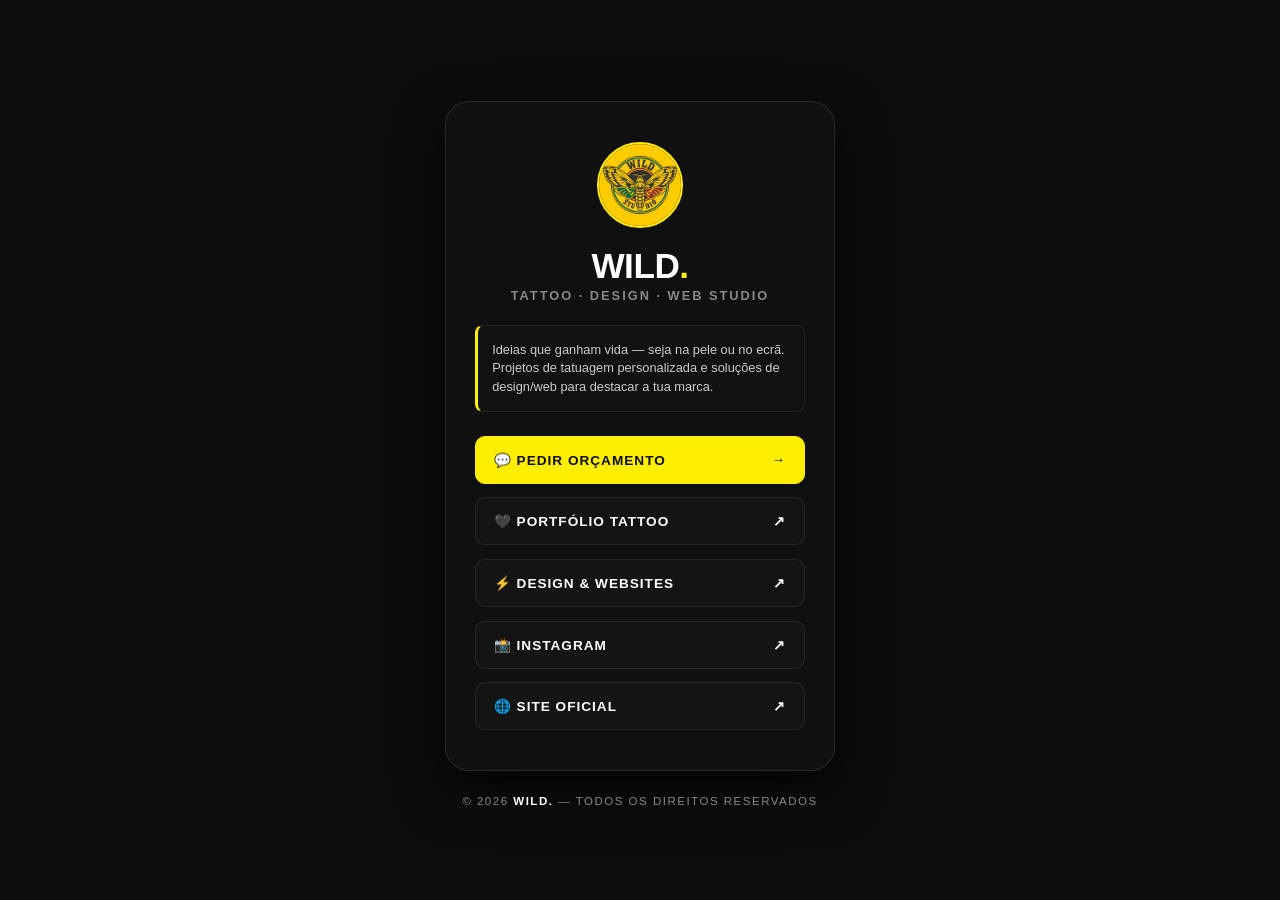
<file: links.html>
<!DOCTYPE html>
<html lang="pt">
<head>
  <meta charset="UTF-8">
  <meta name="viewport" content="width=device-width, initial-scale=1.0, maximum-scale=1.0, user-scalable=no">
  <title>WILD. — Quick Links</title>
  <meta name="description" content="Wild Studio — Tattoo, Design & Web">
  <style>
    * {
      box-sizing: border-box;
      margin: 0;
      padding: 0;
      -webkit-tap-highlight-color: transparent;
    }

    :root {
      --bg: #0d0d0d;
      --card-bg: #141414;
      --yellow: #ffee00;
      --text: #ffffff;
      --subtext: #888888;
    }

    html, body {
      width: 100%;
      height: 100%;
      background-color: var(--bg);
      color: var(--text);
      font-family: -apple-system, BlinkMacSystemFont, "Segoe UI", Roboto, Helvetica, Arial, sans-serif;
      overflow-x: hidden;
    }

    body {
      display: flex;
      flex-direction: column;
      justify-content: space-between;
      align-items: center;
      padding: 2rem 1.2rem 1.5rem 1.2rem;
      min-height: 100vh;
      min-height: -webkit-fill-available;
    }

    /* CONTAINER ESTILO SMARTPHONE */
    .mobile-wrapper {
      width: 100%;
      max-width: 390px; /* Largura ideal de ecrã de telemóvel */
      display: flex;
      flex-direction: column;
      align-items: center;
      margin: 0 auto;
    }

    /* 1. ANIMAÇÃO DO LOGO (GLOW & PULSE NÉON) */
    .avatar-wrapper {
      position: relative;
      margin-bottom: 1rem;
    }

    .avatar {
      width: 86px;
      height: 86px;
      border-radius: 50%;
      object-fit: cover;
      border: 2px solid var(--yellow);
      animation: logo-glow 2.8s infinite alternate ease-in-out;
    }

    @keyframes logo-glow {
      0% {
        box-shadow: 0 0 10px rgba(255, 238, 0, 0.2), 0 0 20px rgba(255, 238, 0, 0.1);
        transform: scale(1);
      }
      100% {
        box-shadow: 0 0 25px rgba(255, 238, 0, 0.6), 0 0 40px rgba(255, 238, 0, 0.25);
        transform: scale(1.04);
      }
    }

    /* TÍTULO COM PONTO ANIMADO */
    .brand-title {
      font-size: 2.2rem;
      font-weight: 900;
      letter-spacing: -0.5px;
      line-height: 1;
      margin-bottom: 0.3rem;
    }

    .brand-title span {
      color: var(--yellow);
      display: inline-block;
      animation: dot-bounce 2s infinite ease-in-out;
    }

    @keyframes dot-bounce {
      0%, 100% { transform: translateY(0); }
      50% { transform: translateY(-4px); }
    }

    .brand-tagline {
      font-size: 0.8rem;
      color: var(--subtext);
      text-transform: uppercase;
      letter-spacing: 2px;
      font-weight: 700;
      margin-bottom: 1.4rem;
      text-align: center;
    }

    /* BLOCO README (TERMINAL STYLE) */
    .readme-card {
      width: 100%;
      background: #111111;
      border: 1px solid rgba(255, 255, 255, 0.08);
      border-left: 3px solid var(--yellow);
      border-radius: 8px;
      padding: 0.9rem;
      margin-bottom: 1.5rem;
      font-size: 0.8rem;
      line-height: 1.45;
      color: #cccccc;
    }

    .readme-card header {
      display: flex;
      justify-content: space-between;
      align-items: center;
      margin-bottom: 0.4rem;
      font-size: 0.72rem;
      font-weight: 800;
      color: var(--yellow);
      letter-spacing: 1.5px;
    }

    /* 2. LISTA DE BOTÕES ANIMADOS P/ POLEGAR */
    .links-group {
      width: 100%;
      display: flex;
      flex-direction: column;
      gap: 0.85rem;
    }

    .btn-link {
      position: relative;
      display: flex;
      align-items: center;
      justify-content: space-between;
      width: 100%;
      padding: 15px 18px;
      background-color: var(--card-bg);
      border: 1px solid rgba(255, 255, 255, 0.08);
      border-radius: 10px;
      color: var(--text);
      text-decoration: none;
      font-weight: 800;
      font-size: 0.85rem;
      letter-spacing: 1px;
      text-transform: uppercase;
      transition: all 0.25s cubic-bezier(0.25, 1, 0.5, 1);
      overflow: hidden;
    }

    /* Seta a deslizar ao tocar/passar o rato */
    .btn-link .btn-icon {
      transition: transform 0.25s ease;
    }

    .btn-link:active .btn-icon, .btn-link:hover .btn-icon {
      transform: translateX(4px);
    }

    .btn-link:active, .btn-link:hover {
      border-color: var(--yellow);
      background-color: #1a1a1a;
      transform: scale(0.98);
    }

    /* BOTÃO PRINCIPAL (WHATSAPP) COM PULSO DE LUZ */
    .btn-link.primary {
      background-color: var(--yellow);
      color: #0d0d0d;
      border-color: var(--yellow);
      animation: btn-pulse 2.2s infinite ease-in-out;
    }

    @keyframes btn-pulse {
      0% {
        box-shadow: 0 0 0 0 rgba(255, 238, 0, 0.5);
      }
      70% {
        box-shadow: 0 0 0 14px rgba(255, 238, 0, 0);
      }
      100% {
        box-shadow: 0 0 0 0 rgba(255, 238, 0, 0);
      }
    }

    .btn-link.primary:active {
      transform: scale(0.96);
      background-color: #ffffff;
    }

    /* RODAPÉ */
    footer {
      margin-top: 1.5rem;
      text-align: center;
      font-size: 0.72rem;
      color: var(--subtext);
      letter-spacing: 1.5px;
      text-transform: uppercase;
    }

    footer a {
      color: var(--text);
      text-decoration: none;
      font-weight: 700;
    }

    /* SE FOR ABERTO EM ECRÃS GRANDES (COMPUTADOR) - MANTÉM MOLDURA MOBILE */
    @media (min-width: 600px) {
      body {
        justify-content: center;
      }
      .mobile-wrapper {
        border: 1px solid rgba(255, 255, 255, 0.1);
        border-radius: 24px;
        padding: 2.5rem 1.8rem;
        background: #101010;
        box-shadow: 0 20px 50px rgba(0, 0, 0, 0.8);
      }
    }
  </style>
</head>
<body>

  <div class="mobile-wrapper">
    
    <!-- Logo Animado com Halo Néon -->
    <div class="avatar-wrapper">
      <img src="logo.jpg" alt="WILD." class="avatar">
    </div>

    <h1 class="brand-title">WILD<span>.</span></h1>
    <p class="brand-tagline">Tattoo · Design · Web Studio</p>

    <!-- Bloco README -->
    <div class="readme-card">
      </header>

      Ideias que ganham vida — seja na pele ou no ecrã. Projetos de tatuagem personalizada e soluções de design/web para destacar a tua marca.

    </div>

    <!-- Lista de Botões Animados para Telemóvel -->
    <div class="links-group">
      
      <!-- WhatsApp (Pulsante) -->
      <a href="https://wa.me/351912886085" target="_blank" rel="noopener" class="btn-link primary">
        <span>💬 PEDIR ORÇAMENTO</span>
        <span class="btn-icon">→</span>
      </a>

      <!-- Portfólio Tattoo -->
      <a href="index.html#work" class="btn-link">
        <span>🖤 PORTFÓLIO TATTOO</span>
        <span class="btn-icon">↗</span>
      </a>

      <!-- Design & Web -->
      <a href="index.html#design" class="btn-link">
        <span>⚡ DESIGN & WEBSITES</span>
        <span class="btn-icon">↗</span>
      </a>

      <!-- Instagram -->
      <a href="https://instagram.com/wild.tattooo" target="_blank" rel="noopener" class="btn-link">
        <span>📸 INSTAGRAM</span>
        <span class="btn-icon">↗</span>
      </a>

      <!-- Site Oficial -->
      <a href="index.html" class="btn-link">
        <span>🌐 SITE OFICIAL</span>
        <span class="btn-icon">↗</span>
      </a>

    </div>

  </div>

  <!-- Rodapé -->
  <footer>
    <p>© 2026 <a href="index.html">WILD.</a> — Todos os direitos reservados</p>
  </footer>

</body>
</html>
</file>
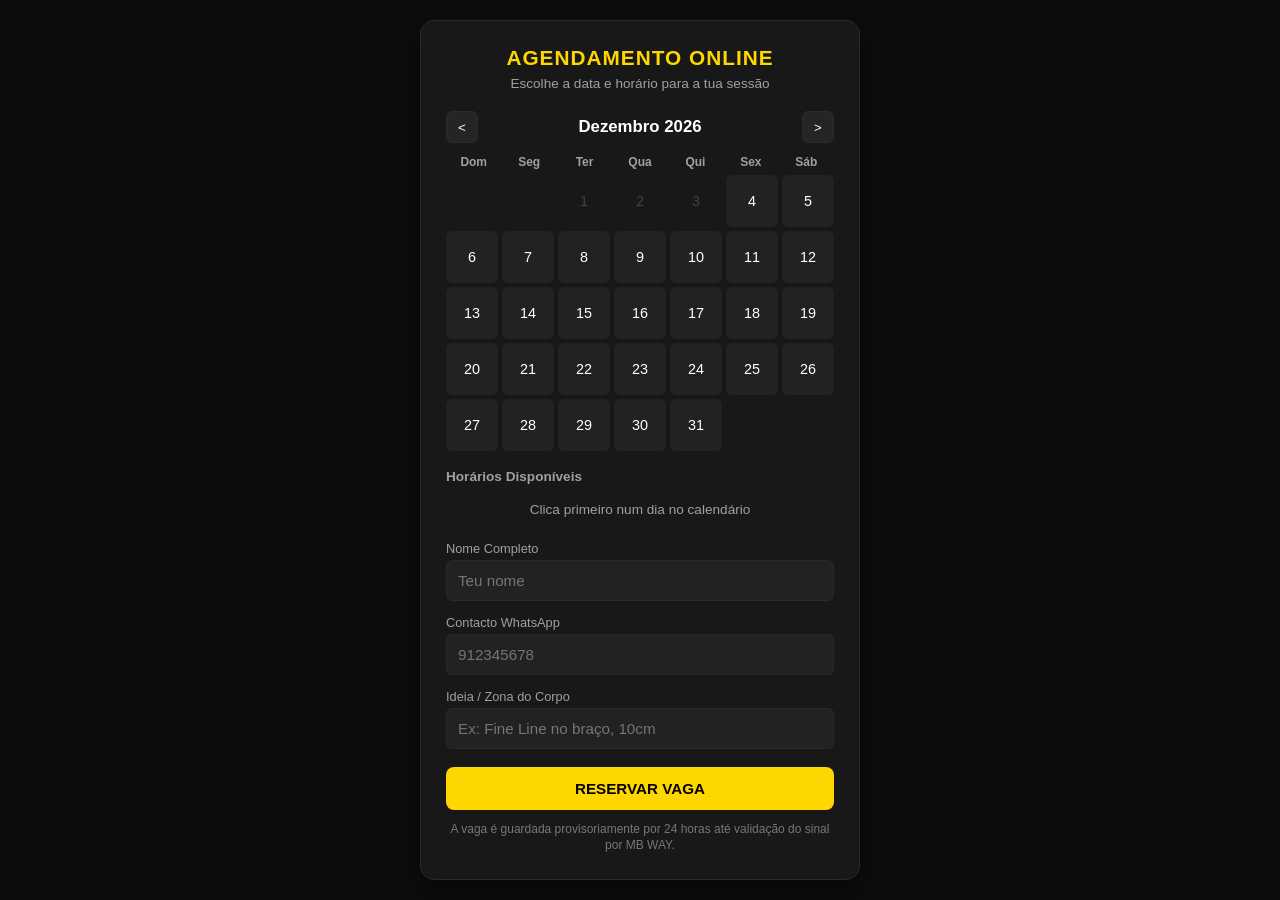
<file: marcar.html>
<!DOCTYPE html>
<html lang="pt">
<head>
  <meta charset="UTF-8">
  <meta name="viewport" content="width=device-width, initial-scale=1.0">
  <title>Agendamento | Calendário</title>
  <style>
    :root {
      --bg: #0d0d0d;
      --card: #181818;
      --accent: #ffd700;
      --accent-hover: #e6c200;
      --text: #ffffff;
      --text-dim: #a0a0a0;
      --border: #2a2a2a;
    }
    * { box-sizing: border-box; margin: 0; padding: 0; font-family: -apple-system, BlinkMacSystemFont, "Segoe UI", Roboto, sans-serif; }
    body { background: var(--bg); color: var(--text); display: flex; justify-content: center; align-items: center; min-height: 100vh; padding: 15px; }
    .container { background: var(--card); border: 1px solid var(--border); border-radius: 14px; width: 100%; max-width: 440px; padding: 25px; box-shadow: 0 10px 30px rgba(0,0,0,0.6); }
    h2 { color: var(--accent); text-align: center; text-transform: uppercase; font-size: 1.3rem; letter-spacing: 1px; margin-bottom: 6px; }
    .subtitle { text-align: center; color: var(--text-dim); font-size: 0.85rem; margin-bottom: 20px; }
    
    /* Calendário */
    .calendar-header { display: flex; justify-content: space-between; align-items: center; margin-bottom: 12px; }
    .calendar-header span { font-weight: bold; font-size: 1.05rem; }
    .calendar-header button { background: #252525; border: 1px solid var(--border); color: #fff; border-radius: 6px; width: 32px; height: 32px; cursor: pointer; }
    .calendar-weekdays { display: grid; grid-template-columns: repeat(7, 1fr); text-align: center; font-size: 0.75rem; color: var(--text-dim); font-weight: bold; margin-bottom: 6px; }
    .calendar-days { display: grid; grid-template-columns: repeat(7, 1fr); gap: 4px; }
    .day { aspect-ratio: 1; display: flex; align-items: center; justify-content: center; font-size: 0.9rem; border-radius: 6px; cursor: pointer; border: 1px solid transparent; background: #222; }
    .day.disabled { color: #444; background: transparent; cursor: not-allowed; }
    .day:not(.disabled):hover { background: #333; border-color: var(--accent); }
    .day.selected { background: var(--accent) !important; color: #000 !important; font-weight: bold; }

    /* Horários */
    .section-title { font-size: 0.85rem; font-weight: 600; color: var(--text-dim); margin: 18px 0 8px; }
    .slots { display: grid; grid-template-columns: repeat(2, 1fr); gap: 8px; }
    .slot { padding: 10px; background: #222; border: 1px solid var(--border); border-radius: 6px; text-align: center; font-size: 0.9rem; cursor: pointer; transition: 0.2s; }
    .slot:hover { border-color: var(--accent); }
    .slot.selected { background: var(--accent); color: #000; font-weight: bold; }
    .no-slots { grid-column: span 2; text-align: center; color: var(--text-dim); font-size: 0.85rem; padding: 10px; }

    /* Formulário */
    .input-group { margin-top: 14px; }
    label { display: block; font-size: 0.8rem; color: var(--text-dim); margin-bottom: 4px; }
    input { width: 100%; padding: 11px; background: #222; border: 1px solid var(--border); border-radius: 6px; color: #fff; font-size: 0.95rem; outline: none; }
    input:focus { border-color: var(--accent); }
    .btn-submit { width: 100%; background: var(--accent); color: #000; border: none; border-radius: 8px; padding: 13px; font-weight: bold; font-size: 0.95rem; text-transform: uppercase; cursor: pointer; margin-top: 18px; transition: 0.2s; }
    .btn-submit:hover { background: var(--accent-hover); }
    .terms { font-size: 0.75rem; color: #777; text-align: center; margin-top: 12px; line-height: 1.3; }
  </style>
</head>
<body>

<div class="container">
  <h2>Agendamento Online</h2>
  <p class="subtitle">Escolhe a data e horário para a tua sessão</p>

  <div class="calendar-header">
    <button type="button" id="prevMonth">&lt;</button>
    <span id="monthYear"></span>
    <button type="button" id="nextMonth">&gt;</button>
  </div>
  
  <div class="calendar-weekdays">
    <div>Dom</div><div>Seg</div><div>Ter</div><div>Qua</div><div>Qui</div><div>Sex</div><div>Sáb</div>
  </div>
  <div class="calendar-days" id="calendarDays"></div>

  <div class="section-title">Horários Disponíveis</div>
  <div class="slots" id="slotContainer">
    <div class="no-slots">Clica primeiro num dia no calendário</div>
  </div>

  <form id="bookingForm">
    <div class="input-group">
      <label>Nome Completo</label>
      <input type="text" id="nome" required placeholder="Teu nome">
    </div>
    <div class="input-group">
      <label>Contacto WhatsApp</label>
      <input type="tel" id="telefone" required placeholder="912345678">
    </div>
    <div class="input-group">
      <label>Ideia / Zona do Corpo</label>
      <input type="text" id="ideia" required placeholder="Ex: Fine Line no braço, 10cm">
    </div>

    <button type="submit" class="btn-submit" id="btnSubmit">Reservar Vaga</button>
    <p class="terms">A vaga é guardada provisoriamente por 24 horas até validação do sinal por MB WAY.</p>
  </form>
</div>

<script>
  // COLA AQUI O TEU URL DO APPS SCRIPT E NÚMERO
  const SCRIPT_URL = "https://script.google.com/macros/s/AKfycbxYwPBfedk6a3VSaR6O_CDQ6Ga0qH10XMa2qds_4v9IT-b7Z1mQSpA7999Dp5MgW_DC/exec"; 
  const MEU_WHATSAPP = "351912886085"; // Teu WhatsApp com indicativo (ex: 351912345678)
  const VALOR_SINAL = "15€";

  // Horários configurados
  const HORARIOS_SEMANA = ["19:00", "20:00"];
  const HORARIOS_FIM_SEMANA = ["10:00", "13:00", "15:00", "17:00"];

  let dataAtual = new Date();
  let selectedDate = null;
  let selectedTime = null;

  const monthNames = ["Janeiro","Fevereiro","Março","Abril","Maio","Junho","Julho","Agosto","Setembro","Outubro","Novembro","Dezembro"];

  function updateSlots(dateStr) {
    const slotContainer = document.getElementById('slotContainer');
    slotContainer.innerHTML = '';
    selectedTime = null;

    const parts = dateStr.split('-');
    const pickedDate = new Date(parts[0], parts[1] - 1, parts[2]);
    const dayOfWeek = pickedDate.getDay(); // 0 = Domingo, 6 = Sábado

    const isWeekend = (dayOfWeek === 0 || dayOfWeek === 6);
    const slotsToUse = isWeekend ? HORARIOS_FIM_SEMANA : HORARIOS_SEMANA;

    slotsToUse.forEach(time => {
      const slotEl = document.createElement('div');
      slotEl.className = 'slot';
      slotEl.dataset.time = time;
      slotEl.innerText = time;
      slotEl.onclick = () => {
        document.querySelectorAll('.slot').forEach(s => s.classList.remove('selected'));
        slotEl.classList.add('selected');
        selectedTime = time;
      };
      slotContainer.appendChild(slotEl);
    });
  }

  function renderCalendar() {
    const year = dataAtual.getFullYear();
    const month = dataAtual.getMonth();
    document.getElementById('monthYear').innerText = `${monthNames[month]} ${year}`;

    const firstDayIndex = new Date(year, month, 1).getDay();
    const lastDay = new Date(year, month + 1, 0).getDate();
    const daysContainer = document.getElementById('calendarDays');
    daysContainer.innerHTML = '';

    const today = new Date();
    today.setHours(0,0,0,0);

    for (let i = 0; i < firstDayIndex; i++) {
      const empty = document.createElement('div');
      daysContainer.appendChild(empty);
    }

    for (let d = 1; d <= lastDay; d++) {
      const dayEl = document.createElement('div');
      dayEl.classList.add('day');
      dayEl.innerText = d;
      
      const checkDate = new Date(year, month, d);
      if (checkDate < today) {
        dayEl.classList.add('disabled');
      } else {
        const formattedDate = `${year}-${String(month+1).padStart(2,'0')}-${String(d).padStart(2,'0')}`;
        if (selectedDate === formattedDate) dayEl.classList.add('selected');
        
        dayEl.onclick = () => {
          document.querySelectorAll('.day').forEach(el => el.classList.remove('selected'));
          dayEl.classList.add('selected');
          selectedDate = formattedDate;
          updateSlots(formattedDate);
        };
      }
      daysContainer.appendChild(dayEl);
    }
  }

  document.getElementById('prevMonth').onclick = () => { dataAtual.setMonth(dataAtual.getMonth() - 1); renderCalendar(); };
  document.getElementById('nextMonth').onclick = () => { dataAtual.setMonth(dataAtual.getMonth() + 1); renderCalendar(); };

  document.getElementById('bookingForm').onsubmit = async (e) => {
    e.preventDefault();
    if (!selectedDate) return alert("Por favor, seleciona um dia no calendário.");
    if (!selectedTime) return alert("Por favor, seleciona um horário disponível.");

    const btn = document.getElementById('btnSubmit');
    btn.innerText = "A registar reserva...";
    btn.disabled = true;

    const nome = document.getElementById('nome').value.trim();
    const telefone = document.getElementById('telefone').value.trim();
    const ideia = document.getElementById('ideia').value.trim();

    const dados = { nome, telefone, ideia, data: selectedDate, hora: selectedTime };

    // Regista na folha e no Google Calendar
    try {
      await fetch(SCRIPT_URL, {
        method: "POST",
        mode: "no-cors",
        headers: { "Content-Type": "application/json" },
        body: JSON.stringify(dados)
      });
    } catch(err) {
      console.error("Erro:", err);
    }

    // Redirecionamento para WhatsApp
    const partes = selectedDate.split('-');
    const dataPt = `${partes[2]}/${partes[1]}/${partes[0]}`;
    
    const msg = `Olá! Acabei de marcar no site:%0A%0A` +
      `📅 *Data:* ${dataPt}%0A` +
      `⏰ *Hora:* ${selectedTime}%0A` +
      `👤 *Nome:* ${encodeURIComponent(nome)}%0A` +
      `💉 *Ideia:* ${encodeURIComponent(ideia)}%0A%0A` +
      `Aguardo os dados para enviar o sinal (${VALOR_SINAL}) por MB WAY e confirmar a vaga.`;

    window.location.href = `https://wa.me/${MEU_WHATSAPP}?text=${msg}`;
  };

  renderCalendar();
</script>
</body>
</html>
</file>
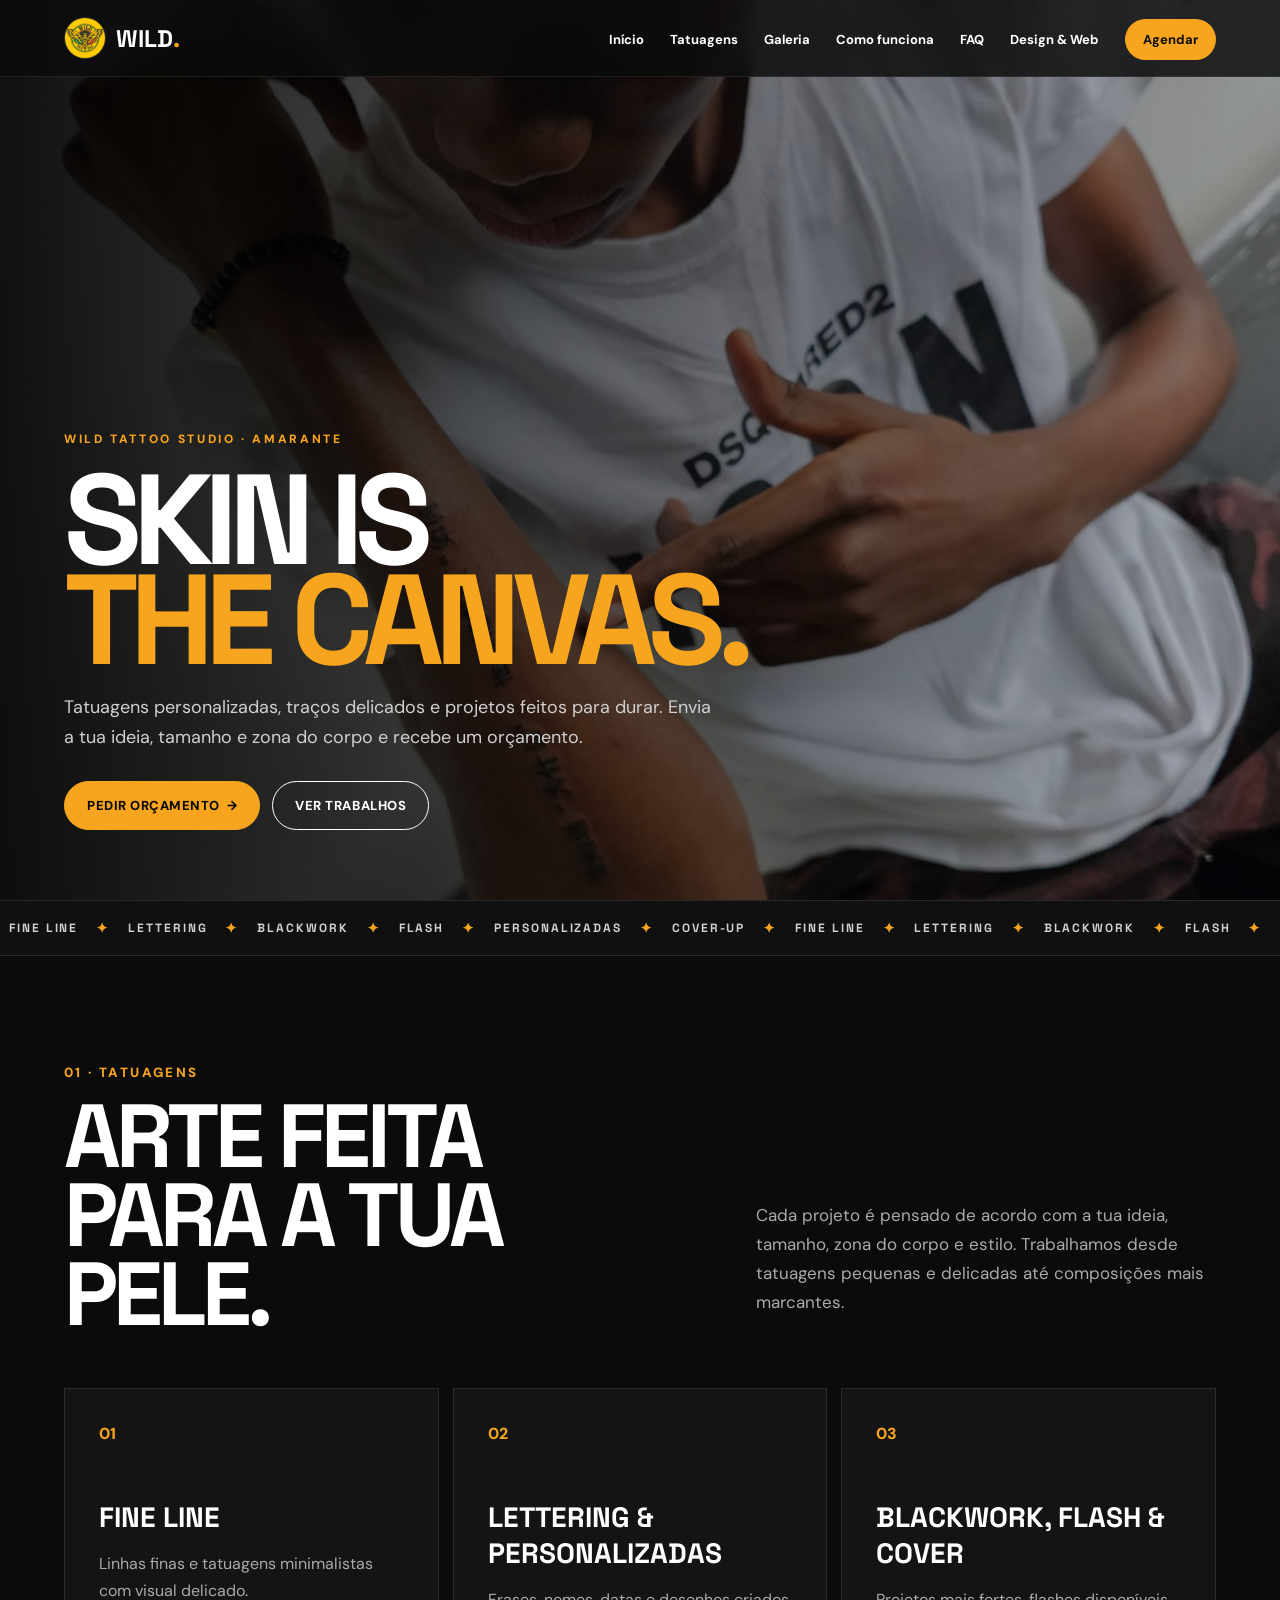
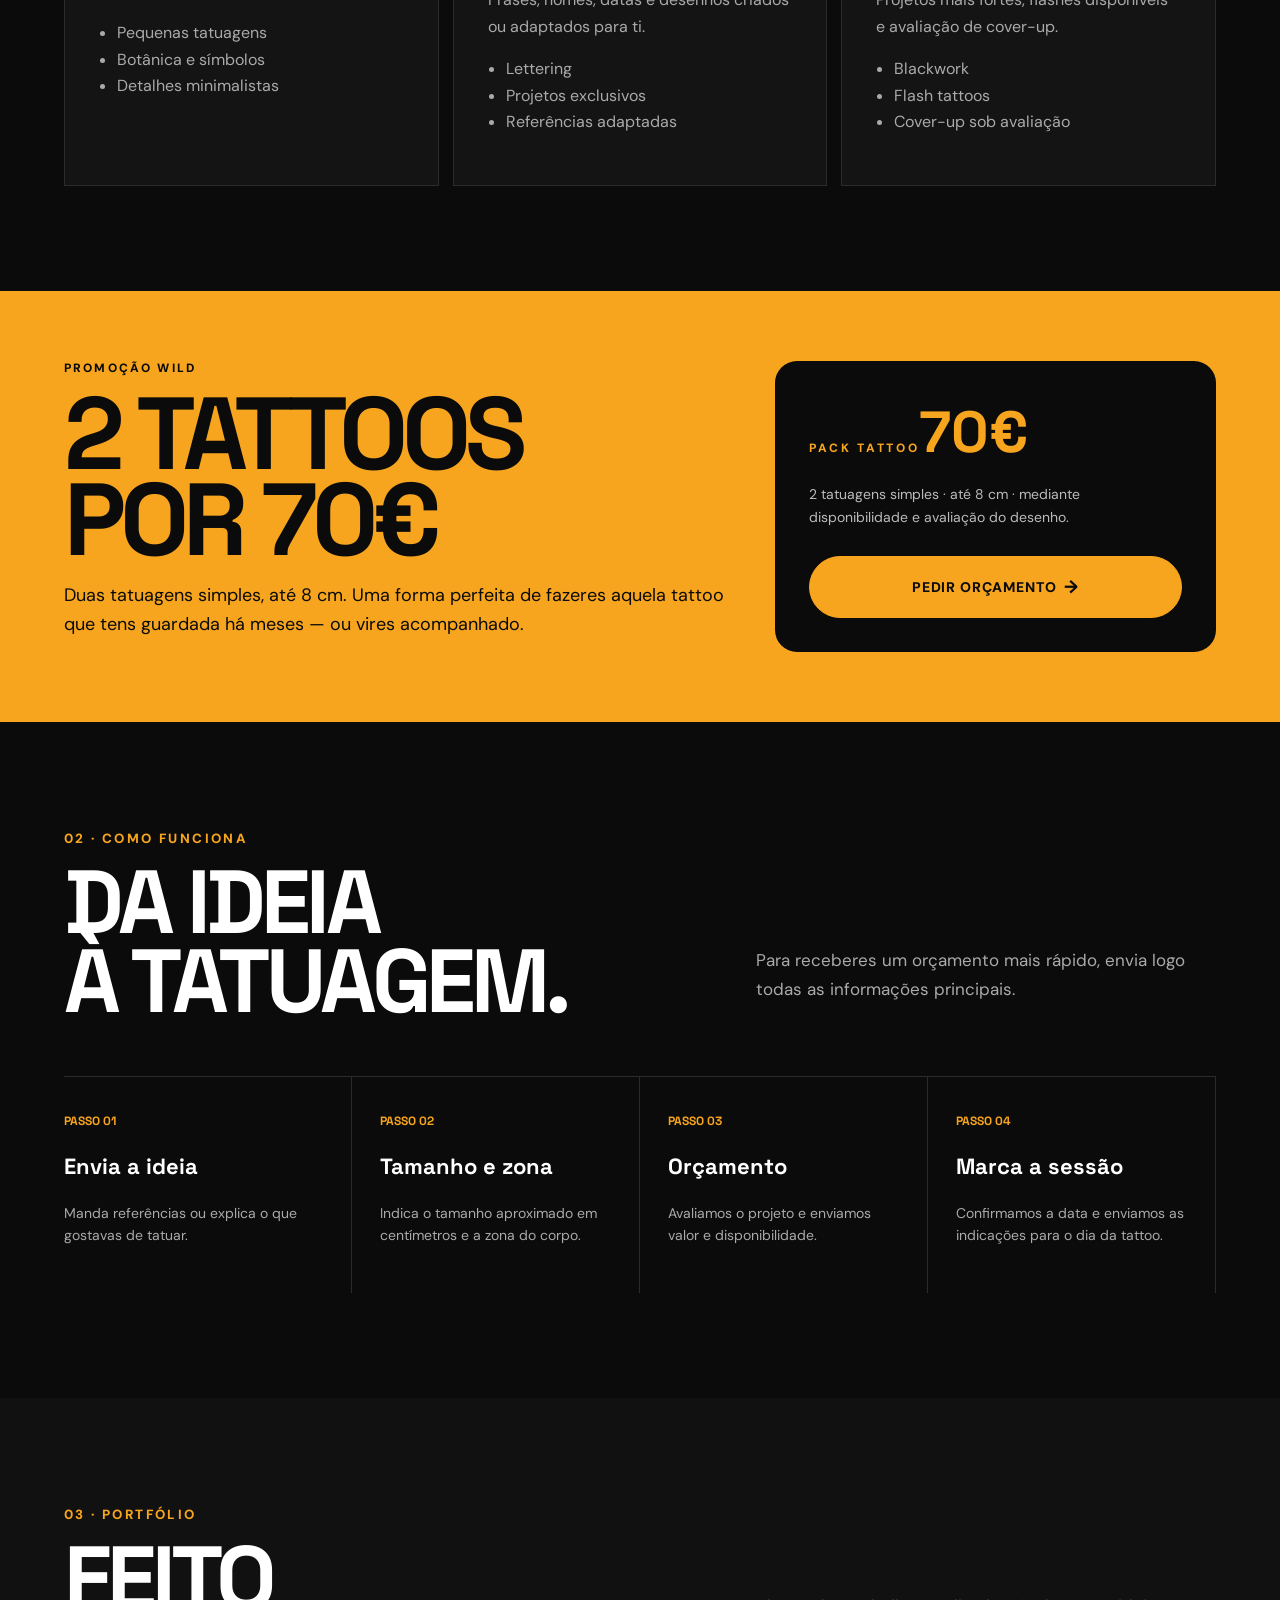
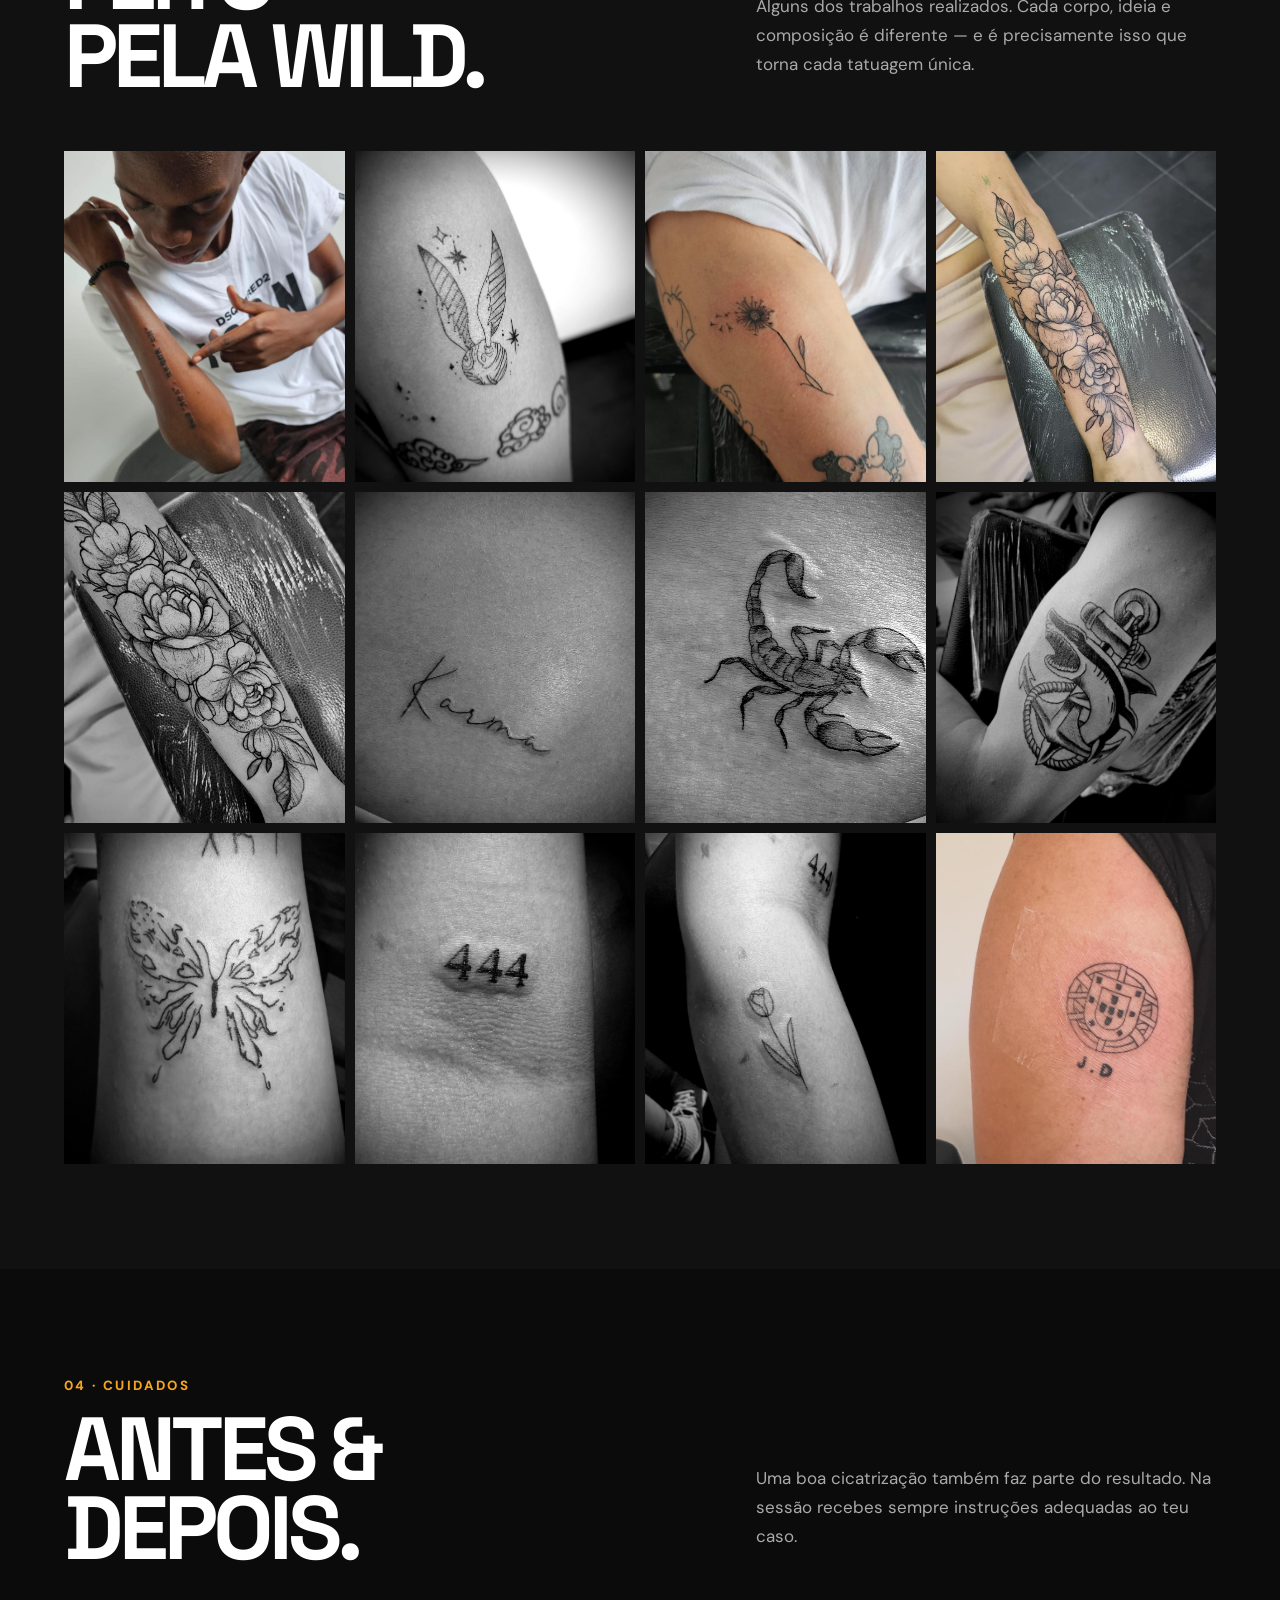
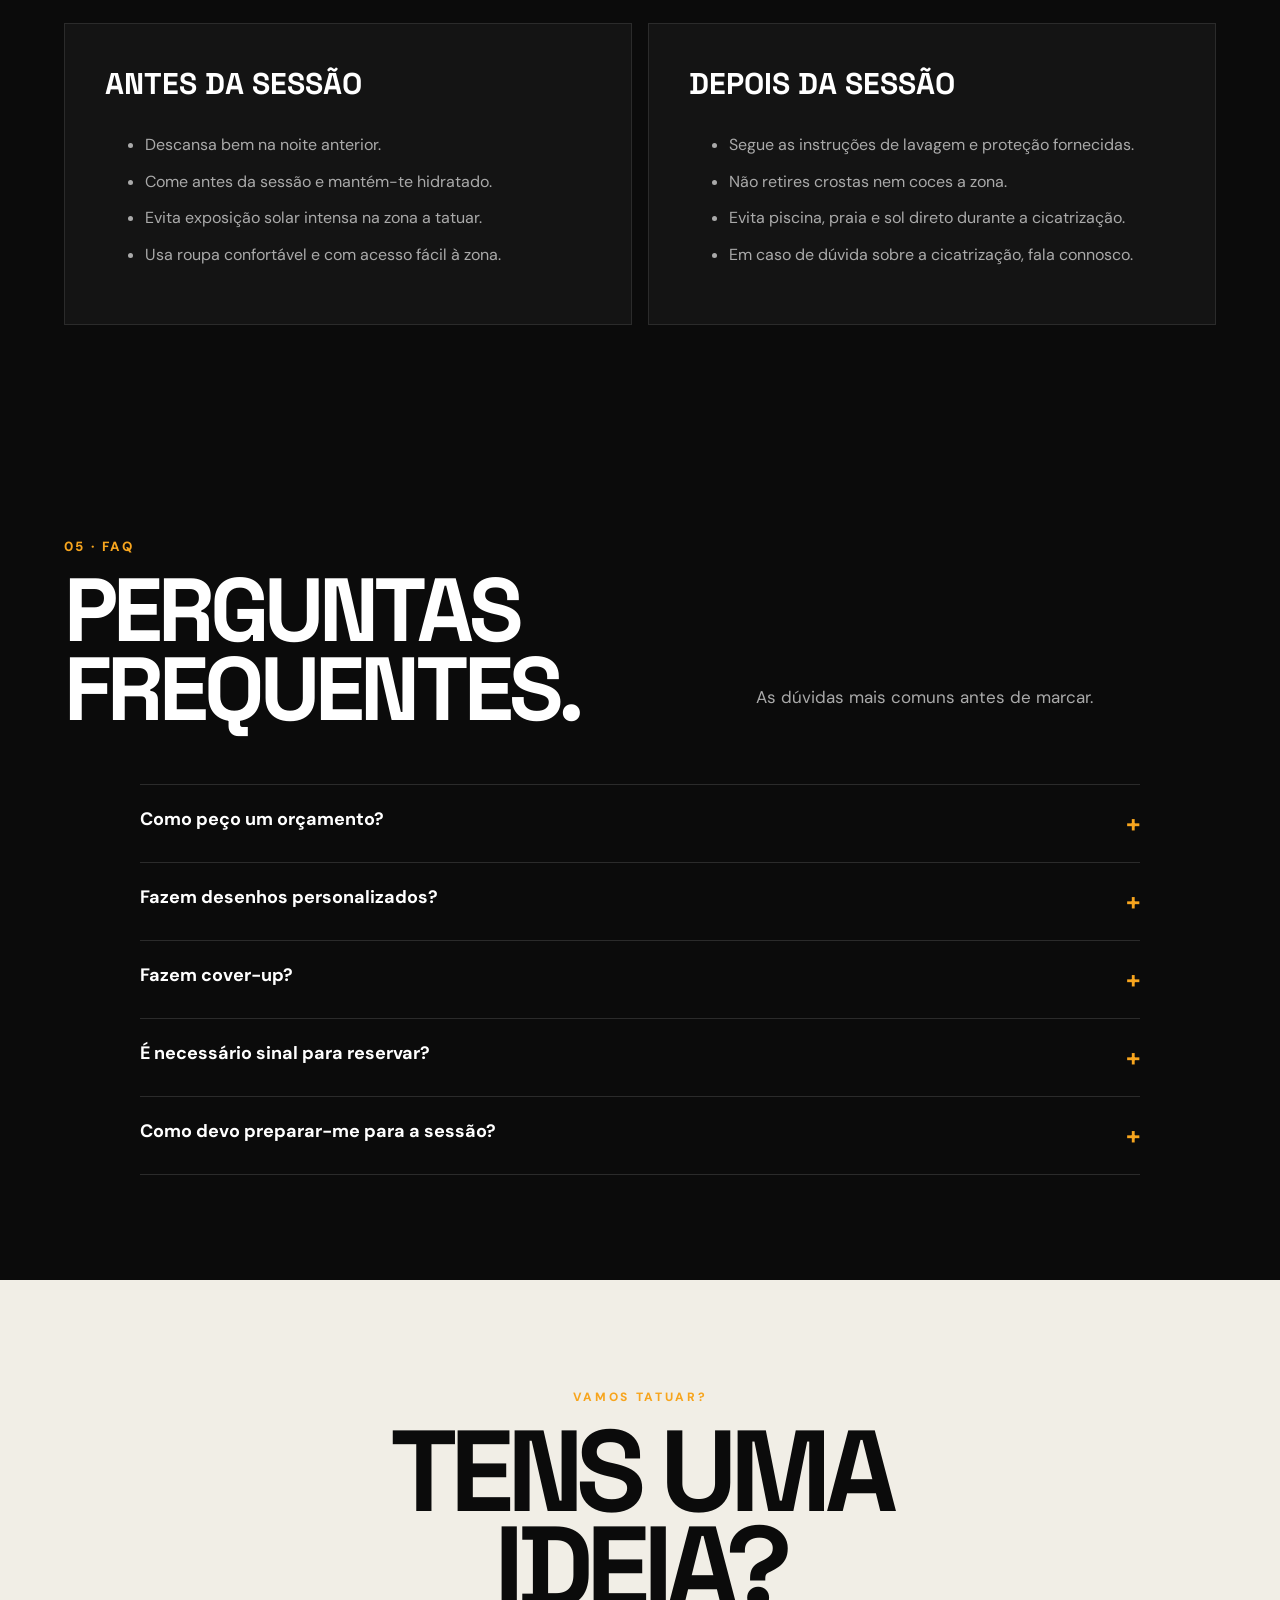
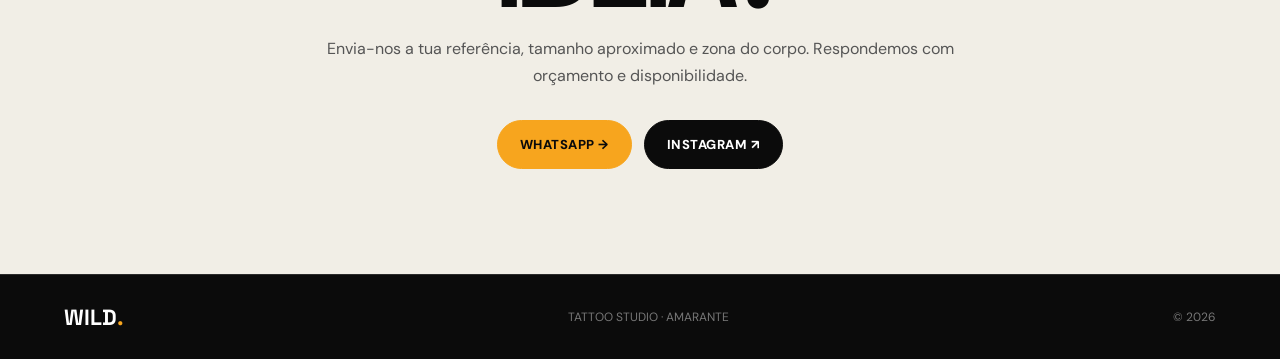
<file: tattoo.html>
<!DOCTYPE html>
<html lang="pt-PT">
<head>
  <meta charset="UTF-8">
  <meta name="viewport" content="width=device-width, initial-scale=1.0">
  <title>WILD Tattoo Studio — Tatuagens em Amarante</title>
  <meta name="description" content="WILD Tattoo Studio em Amarante. Tatuagens personalizadas, fine line, lettering, blackwork, flash e cover-up. Pede orçamento por WhatsApp.">
  <meta name="theme-color" content="#0b0b0b">
  <link rel="icon" type="image/jpeg" href="logo.jpg">
  <link rel="preconnect" href="https://fonts.googleapis.com">
  <link rel="preconnect" href="https://fonts.gstatic.com" crossorigin>
  <link href="https://fonts.googleapis.com/css2?family=DM+Sans:wght@400;500;600;700;800&family=Space+Grotesk:wght@500;600;700&display=swap" rel="stylesheet">
  <style>
    :root{--bg:#0b0b0b;--card:#141414;--card2:#1b1b1b;--text:#fff;--muted:#aaa;--line:#2b2b2b;--accent:#F7A51E}
    *{box-sizing:border-box}html{scroll-behavior:smooth}body{margin:0;background:var(--bg);color:var(--text);font-family:'DM Sans',sans-serif;overflow-x:hidden}a{color:inherit}img{display:block;max-width:100%}
    header{position:fixed;top:0;left:0;right:0;z-index:50;background:rgba(11,11,11,.82);backdrop-filter:blur(14px);border-bottom:1px solid rgba(255,255,255,.08)}nav{height:76px;max-width:1450px;margin:auto;padding:0 5vw;display:flex;align-items:center;justify-content:space-between}.logo{display:flex;align-items:center;gap:10px;text-decoration:none;font:700 24px 'Space Grotesk'}.logo img{width:42px;height:42px;object-fit:cover;border-radius:50%;border:1px solid rgba(255,255,255,.15)}.logo span span,.accent{color:var(--accent)}.nav-links{list-style:none;display:flex;gap:26px;align-items:center;margin:0;padding:0}.nav-links a{text-decoration:none;font-size:13px;font-weight:700}.nav-links a:hover{color:var(--accent)}.nav-cta{padding:12px 18px;background:var(--accent);color:#0b0b0b!important;border-radius:999px}.menu-toggle{display:none;background:none;border:0;width:40px;height:40px}.menu-toggle span{display:block;height:2px;background:#fff;margin:6px 0}
    .hero{min-height:100svh;position:relative;display:flex;align-items:end;padding:130px 5vw 70px;background:linear-gradient(90deg,rgba(0,0,0,.92) 0%,rgba(0,0,0,.58) 52%,rgba(0,0,0,.28) 100%),url('TATTOO01.jpeg') center/cover}.hero-inner{max-width:1100px}.tag{font-size:12px;font-weight:800;letter-spacing:.22em;text-transform:uppercase;color:var(--accent)}h1,h2,h3{font-family:'Space Grotesk',sans-serif}.hero h1{font-size:clamp(64px,10vw,150px);line-height:.78;letter-spacing:-.07em;text-transform:uppercase;margin:22px 0}.hero p{max-width:650px;font-size:18px;line-height:1.7;color:#d0d0d0}.buttons{display:flex;gap:12px;flex-wrap:wrap;margin-top:28px}.btn{display:inline-flex;align-items:center;justify-content:center;padding:15px 22px;border-radius:999px;border:1px solid #fff;text-decoration:none;font-size:13px;font-weight:800;letter-spacing:.04em;transition:transform .25s ease,box-shadow .25s ease,background .25s ease}.btn.primary{background:var(--accent);border-color:var(--accent);color:#090909}.btn:hover{transform:translateY(-2px)}
    .hero-budget{position:relative;overflow:hidden;isolation:isolate;box-shadow:0 0 0 0 rgba(247,165,30,.45);animation:heroBudgetPulse 2.1s ease-in-out infinite}.hero-budget::before{content:'';position:absolute;top:-45%;left:-38%;width:30%;height:190%;background:linear-gradient(90deg,transparent,rgba(255,255,255,.75),transparent);transform:skewX(-18deg);animation:heroBudgetShine 2.9s ease-in-out infinite;z-index:-1}.hero-budget .hero-arrow{display:inline-block;margin-left:7px;animation:heroArrow .8s ease-in-out infinite alternate}.hero-work{position:relative;animation:heroWorkFloat 2.4s ease-in-out infinite;box-shadow:0 0 0 0 rgba(255,255,255,.12)}.hero-work::after{content:'';position:absolute;inset:-1px;border-radius:999px;border:1px solid rgba(247,165,30,.55);opacity:0;animation:heroWorkRing 2.4s ease-out infinite}.hero-work:hover{background:rgba(247,165,30,.10);border-color:var(--accent)}
    @keyframes heroBudgetPulse{0%,100%{box-shadow:0 0 0 0 rgba(247,165,30,.42)}50%{box-shadow:0 0 0 10px rgba(247,165,30,0)}}@keyframes heroBudgetShine{0%,28%{left:-38%}65%,100%{left:125%}}@keyframes heroArrow{from{transform:translateX(0)}to{transform:translateX(6px)}}@keyframes heroWorkFloat{0%,100%{transform:translateY(0)}50%{transform:translateY(-4px)}}@keyframes heroWorkRing{0%{transform:scale(1);opacity:.55}70%,100%{transform:scale(1.09);opacity:0}}
    .ticker{overflow:hidden;border-top:1px solid var(--line);border-bottom:1px solid var(--line);background:#101010;position:relative}.ticker-track{display:flex;width:max-content;animation:tickerScroll 24s linear infinite;will-change:transform}.ticker-group{display:flex;align-items:center;gap:18px;white-space:nowrap;padding:18px 9px;font:700 12px 'Space Grotesk';letter-spacing:.16em;color:#d0d0d0}.ticker-group .dot{color:var(--accent);font-size:14px}.ticker:hover .ticker-track{animation-play-state:paused}@keyframes tickerScroll{from{transform:translateX(0)}to{transform:translateX(-50%)}}
    section{padding:105px 5vw}.section-head{display:grid;grid-template-columns:1.1fr .8fr;gap:60px;align-items:end;margin-bottom:55px}.section-head small{color:var(--accent);font-weight:800;letter-spacing:.18em}.section-head h2{font-size:clamp(48px,7vw,95px);line-height:.88;letter-spacing:-.055em;text-transform:uppercase;margin:15px 0 0}.section-head p{color:var(--muted);font-size:17px;line-height:1.7}
    .services{display:grid;grid-template-columns:repeat(3,1fr);gap:14px}.service{background:var(--card);padding:34px;border:1px solid var(--line);min-height:310px}.service .num{color:var(--accent);font-weight:800}.service h3{font-size:28px;margin:55px 0 14px}.service p,.service li{color:var(--muted);line-height:1.65}.service ul{padding-left:18px}
    .promo{background:var(--accent);color:#0b0b0b;padding:65px 5vw}.promo-wrap{max-width:1400px;margin:auto;display:grid;grid-template-columns:1.2fr .8fr;gap:50px;align-items:center}.promo .eyebrow{font-size:12px;font-weight:800;letter-spacing:.18em}.promo h2{font-size:clamp(54px,8vw,110px);line-height:.84;letter-spacing:-.06em;text-transform:uppercase;margin:14px 0}.promo p{font-size:18px;line-height:1.6;max-width:700px}.promo-card{background:#0b0b0b;color:#fff;padding:34px;border-radius:22px;position:relative;overflow:hidden}.promo-card strong{font:700 58px 'Space Grotesk';color:var(--accent)}.promo-card p{font-size:14px;color:#bbb}.promo-card .btn{margin-top:14px;width:100%}
    .promo-cta{position:relative;overflow:hidden;isolation:isolate;background:var(--accent)!important;border-color:var(--accent)!important;color:#0b0b0b!important;font-size:14px;letter-spacing:.06em;padding:18px 24px;box-shadow:0 0 0 0 rgba(247,165,30,.55);animation:promoPulse 1.8s ease-in-out infinite}.promo-cta::before{content:'';position:absolute;top:-40%;left:-35%;width:28%;height:180%;background:linear-gradient(90deg,transparent,rgba(255,255,255,.78),transparent);transform:skewX(-18deg);animation:promoShine 2.6s ease-in-out infinite;z-index:-1}.promo-cta .promo-arrow{display:inline-block;margin-left:8px;font-size:18px;animation:promoArrow .8s ease-in-out infinite alternate}.promo-cta:hover{transform:translateY(-3px) scale(1.02)}
    @keyframes promoPulse{0%,100%{box-shadow:0 0 0 0 rgba(247,165,30,.5)}50%{box-shadow:0 0 0 12px rgba(247,165,30,0)}}@keyframes promoShine{0%,25%{left:-35%}60%,100%{left:120%}}@keyframes promoArrow{from{transform:translateX(0)}to{transform:translateX(7px)}}
    .process{display:grid;grid-template-columns:repeat(4,1fr);border-top:1px solid var(--line)}.step{padding:32px 28px 32px 0;border-right:1px solid var(--line)}.step:not(:first-child){padding-left:28px}.step span{font:700 12px 'Space Grotesk';color:var(--accent)}.step h3{font-size:22px}.step p{color:var(--muted);line-height:1.6;font-size:14px}
    .gallery-section{background:#111}.gallery{display:grid;grid-template-columns:repeat(4,1fr);gap:10px}.gallery figure{margin:0;aspect-ratio:1/1.18;overflow:hidden;background:#222}.gallery img{width:100%;height:100%;object-fit:cover;transition:transform .5s ease,filter .5s ease}.gallery figure:hover img{transform:scale(1.04);filter:contrast(1.05)}
    .care{display:grid;grid-template-columns:1fr 1fr;gap:16px}.care-card{background:var(--card);border:1px solid var(--line);padding:40px}.care-card h3{font-size:30px;margin-top:0}.care-card li{color:var(--muted);margin:12px 0;line-height:1.55}
    .faq{max-width:1000px;margin:auto}.faq details{border-top:1px solid var(--line);padding:22px 0}.faq details:last-child{border-bottom:1px solid var(--line)}.faq summary{list-style:none;cursor:pointer;font-weight:700;font-size:18px;display:flex;justify-content:space-between;gap:20px}.faq summary::-webkit-details-marker{display:none}.faq summary::after{content:'+';color:var(--accent);font-size:25px}.faq details[open] summary::after{content:'−'}.faq p{color:var(--muted);line-height:1.65;max-width:850px}
    .contact{background:#f1eee6;color:#0b0b0b;text-align:center}.contact h2{font-size:clamp(55px,9vw,120px);line-height:.84;letter-spacing:-.065em;text-transform:uppercase;margin:18px 0}.contact p{max-width:650px;margin:0 auto 30px;color:#555;line-height:1.7}.contact .btn{border-color:#0b0b0b}.contact .primary{background:#0b0b0b;color:#fff;border-color:#0b0b0b}.contact .whatsapp{background:var(--accent);border-color:var(--accent);color:#0b0b0b}
    footer{padding:28px 5vw;border-top:1px solid var(--line);display:flex;align-items:center;justify-content:space-between;color:#777;font-size:12px}footer strong{color:#fff;font:700 22px 'Space Grotesk'}footer strong span{color:var(--accent)}
    @media(prefers-reduced-motion:reduce){.ticker-track,.promo-cta,.promo-cta::before,.promo-cta .promo-arrow,.hero-budget,.hero-budget::before,.hero-budget .hero-arrow,.hero-work,.hero-work::after{animation:none}}
    @media(max-width:950px){.nav-links{display:none;position:absolute;top:76px;left:0;right:0;background:#0b0b0b;padding:25px 5vw;flex-direction:column;align-items:flex-start;border-bottom:1px solid var(--line)}.nav-links.active{display:flex}.menu-toggle{display:block}.section-head,.promo-wrap{grid-template-columns:1fr}.services{grid-template-columns:1fr}.process{grid-template-columns:1fr 1fr}.gallery{grid-template-columns:repeat(2,1fr)}.care{grid-template-columns:1fr}.hero{background-position:62% center}.hero h1{font-size:clamp(60px,16vw,95px)}}
    @media(max-width:600px){section{padding:78px 6vw}.hero{padding:120px 6vw 60px}.hero p{font-size:16px}.buttons{flex-direction:column}.btn{width:100%}.process{grid-template-columns:1fr}.step,.step:not(:first-child){padding:25px 0;border-right:0;border-bottom:1px solid var(--line)}.gallery{grid-template-columns:1fr 1fr}.promo{padding:55px 6vw}.promo-card strong{font-size:46px}footer{flex-direction:column;gap:12px;text-align:center}}
  </style>
</head>
<body>
<header>
  <nav>
    <a href="index.html" class="logo" aria-label="WILD início"><img src="logo.jpg" alt="WILD Tattoo"><span>WILD<span>.</span></span></a>
    <button class="menu-toggle" aria-label="Abrir menu"><span></span><span></span><span></span></button>
    <ul class="nav-links">
      <li><a href="#inicio">Início</a></li><li><a href="#estilos">Tatuagens</a></li><li><a href="#galeria">Galeria</a></li><li><a href="#processo">Como funciona</a></li><li><a href="#faq">FAQ</a></li><li><a href="design-web.html">Design & Web</a></li><li><a href="#contacto" class="nav-cta">Agendar</a></li>
    </ul>
  </nav>
</header>
<main>
  <section class="hero" id="inicio"><div class="hero-inner"><span class="tag">WILD Tattoo Studio · Amarante</span><h1>SKIN IS<br><span class="accent">THE CANVAS.</span></h1><p>Tatuagens personalizadas, traços delicados e projetos feitos para durar. Envia a tua ideia, tamanho e zona do corpo e recebe um orçamento.</p><div class="buttons"><a class="btn primary hero-budget" href="https://wa.me/351912886085?text=Olá%20WILD!%20Gostava%20de%20pedir%20um%20orçamento%20para%20uma%20tatuagem." target="_blank" rel="noopener">PEDIR ORÇAMENTO <span class="hero-arrow">→</span></a><a class="btn hero-work" href="#galeria">VER TRABALHOS</a></div></div></section>
  <div class="ticker" aria-label="Estilos de tatuagem"><div class="ticker-track"><div class="ticker-group"><span>FINE LINE</span><span class="dot">✦</span><span>LETTERING</span><span class="dot">✦</span><span>BLACKWORK</span><span class="dot">✦</span><span>FLASH</span><span class="dot">✦</span><span>PERSONALIZADAS</span><span class="dot">✦</span><span>COVER-UP</span><span class="dot">✦</span></div><div class="ticker-group" aria-hidden="true"><span>FINE LINE</span><span class="dot">✦</span><span>LETTERING</span><span class="dot">✦</span><span>BLACKWORK</span><span class="dot">✦</span><span>FLASH</span><span class="dot">✦</span><span>PERSONALIZADAS</span><span class="dot">✦</span><span>COVER-UP</span><span class="dot">✦</span></div></div></div>

  <section id="estilos"><div class="section-head"><div><small>01 · TATUAGENS</small><h2>ARTE FEITA<br>PARA A TUA PELE.</h2></div><p>Cada projeto é pensado de acordo com a tua ideia, tamanho, zona do corpo e estilo. Trabalhamos desde tatuagens pequenas e delicadas até composições mais marcantes.</p></div><div class="services"><article class="service"><span class="num">01</span><h3>FINE LINE</h3><p>Linhas finas e tatuagens minimalistas com visual delicado.</p><ul><li>Pequenas tatuagens</li><li>Botânica e símbolos</li><li>Detalhes minimalistas</li></ul></article><article class="service"><span class="num">02</span><h3>LETTERING & PERSONALIZADAS</h3><p>Frases, nomes, datas e desenhos criados ou adaptados para ti.</p><ul><li>Lettering</li><li>Projetos exclusivos</li><li>Referências adaptadas</li></ul></article><article class="service"><span class="num">03</span><h3>BLACKWORK, FLASH & COVER</h3><p>Projetos mais fortes, flashes disponíveis e avaliação de cover-up.</p><ul><li>Blackwork</li><li>Flash tattoos</li><li>Cover-up sob avaliação</li></ul></article></div></section>

  <section class="promo"><div class="promo-wrap"><div><span class="eyebrow">PROMOÇÃO WILD</span><h2>2 TATTOOS<br>POR 70€</h2><p>Duas tatuagens simples, até 8 cm. Uma forma perfeita de fazeres aquela tattoo que tens guardada há meses — ou vires acompanhado.</p></div><div class="promo-card"><span class="tag">PACK TATTOO</span><strong>70€</strong><p>2 tatuagens simples · até 8 cm · mediante disponibilidade e avaliação do desenho.</p><a class="btn primary promo-cta" href="https://wa.me/351912886085?text=Olá%20WILD!%20Quero%20saber%20mais%20sobre%20a%20promoção%20de%202%20tattoos%20por%2070€." target="_blank" rel="noopener">PEDIR ORÇAMENTO <span class="promo-arrow">→</span></a></div></div></section>

  <section id="processo"><div class="section-head"><div><small>02 · COMO FUNCIONA</small><h2>DA IDEIA<br>À TATUAGEM.</h2></div><p>Para receberes um orçamento mais rápido, envia logo todas as informações principais.</p></div><div class="process"><div class="step"><span>PASSO 01</span><h3>Envia a ideia</h3><p>Manda referências ou explica o que gostavas de tatuar.</p></div><div class="step"><span>PASSO 02</span><h3>Tamanho e zona</h3><p>Indica o tamanho aproximado em centímetros e a zona do corpo.</p></div><div class="step"><span>PASSO 03</span><h3>Orçamento</h3><p>Avaliamos o projeto e enviamos valor e disponibilidade.</p></div><div class="step"><span>PASSO 04</span><h3>Marca a sessão</h3><p>Confirmamos a data e enviamos as indicações para o dia da tattoo.</p></div></div></section>

  <section id="galeria" class="gallery-section"><div class="section-head"><div><small>03 · PORTFÓLIO</small><h2>FEITO<br>PELA WILD.</h2></div><p>Alguns dos trabalhos realizados. Cada corpo, ideia e composição é diferente — e é precisamente isso que torna cada tatuagem única.</p></div><div class="gallery"><figure><img src="TATTOO01.jpeg" alt="Tatuagem WILD 01" loading="lazy"></figure><figure><img src="TATTOO02.jpeg" alt="Tatuagem WILD 02" loading="lazy"></figure><figure><img src="TATTOO03.jpeg" alt="Tatuagem WILD 03" loading="lazy"></figure><figure><img src="TATTOO04.jpeg" alt="Tatuagem WILD 04" loading="lazy"></figure><figure><img src="TATTOO05.jpeg" alt="Tatuagem WILD 05" loading="lazy"></figure><figure><img src="TATTOO06.jpeg" alt="Tatuagem WILD 06" loading="lazy"></figure><figure><img src="TATTOO07.jpeg" alt="Tatuagem WILD 07" loading="lazy"></figure><figure><img src="TATTOO08.jpeg" alt="Tatuagem WILD 08" loading="lazy"></figure><figure><img src="TATTOO09.jpeg" alt="Tatuagem WILD 09" loading="lazy"></figure><figure><img src="TATTOO10.jpeg" alt="Tatuagem WILD 10" loading="lazy"></figure><figure><img src="TATTOO11.jpeg" alt="Tatuagem WILD 11" loading="lazy"></figure><figure><img src="TATTOO12.jpeg" alt="Tatuagem WILD 12" loading="lazy"></figure></div></section>

  <section id="cuidados"><div class="section-head"><div><small>04 · CUIDADOS</small><h2>ANTES &<br>DEPOIS.</h2></div><p>Uma boa cicatrização também faz parte do resultado. Na sessão recebes sempre instruções adequadas ao teu caso.</p></div><div class="care"><div class="care-card"><h3>ANTES DA SESSÃO</h3><ul><li>Descansa bem na noite anterior.</li><li>Come antes da sessão e mantém-te hidratado.</li><li>Evita exposição solar intensa na zona a tatuar.</li><li>Usa roupa confortável e com acesso fácil à zona.</li></ul></div><div class="care-card"><h3>DEPOIS DA SESSÃO</h3><ul><li>Segue as instruções de lavagem e proteção fornecidas.</li><li>Não retires crostas nem coces a zona.</li><li>Evita piscina, praia e sol direto durante a cicatrização.</li><li>Em caso de dúvida sobre a cicatrização, fala connosco.</li></ul></div></div></section>

  <section id="faq"><div class="section-head"><div><small>05 · FAQ</small><h2>PERGUNTAS<br>FREQUENTES.</h2></div><p>As dúvidas mais comuns antes de marcar.</p></div><div class="faq"><details><summary>Como peço um orçamento?</summary><p>Envia por WhatsApp ou Instagram a tua ideia, imagens de referência, tamanho aproximado em centímetros e zona do corpo.</p></details><details><summary>Fazem desenhos personalizados?</summary><p>Sim. O projeto pode ser criado do zero ou adaptado a partir das tuas referências, conforme o tipo de tatuagem.</p></details><details><summary>Fazem cover-up?</summary><p>Sim, mediante avaliação. Envia uma fotografia nítida da tatuagem atual, tamanho e zona para percebermos as possibilidades.</p></details><details><summary>É necessário sinal para reservar?</summary><p>Algumas marcações podem exigir sinal de reserva, principalmente quando existe preparação prévia de desenho. As condições são explicadas antes da confirmação.</p></details><details><summary>Como devo preparar-me para a sessão?</summary><p>Dorme bem, alimenta-te, bebe água e evita apanhar sol na zona. Se houver alguma condição relevante para a sessão, informa antes da marcação.</p></details></div></section>

  <section class="contact" id="contacto"><span class="tag">VAMOS TATUAR?</span><h2>TENS UMA<br>IDEIA?</h2><p>Envia-nos a tua referência, tamanho aproximado e zona do corpo. Respondemos com orçamento e disponibilidade.</p><div class="buttons" style="justify-content:center"><a class="btn whatsapp" href="https://wa.me/351912886085?text=Olá%20WILD!%20Gostava%20de%20pedir%20um%20orçamento%20para%20uma%20tatuagem." target="_blank" rel="noopener">WHATSAPP →</a><a class="btn primary" href="https://instagram.com/wild.tattooo" target="_blank" rel="noopener">INSTAGRAM ↗</a></div></section>
</main>
<footer><strong>WILD<span>.</span></strong><span>TATTOO STUDIO · AMARANTE</span><span>© 2026</span></footer>
<script>const b=document.querySelector('.menu-toggle'),n=document.querySelector('.nav-links');if(b&&n){b.addEventListener('click',()=>n.classList.toggle('active'));document.querySelectorAll('.nav-links a').forEach(a=>a.addEventListener('click',()=>n.classList.remove('active')))}</script>
</body>
</html>
</file>
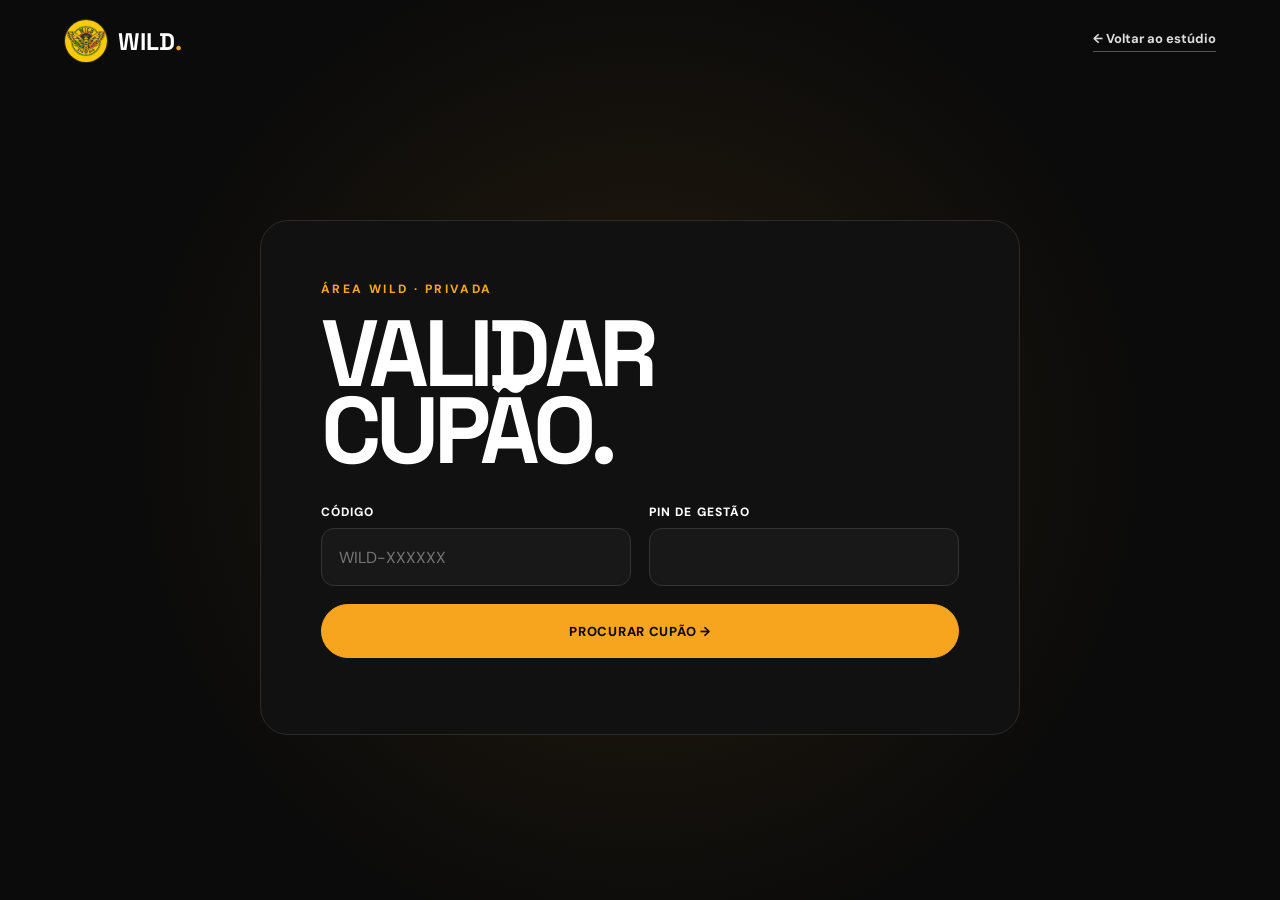
<file: validar.html>
<!doctype html>
<html lang="pt-PT"><head><meta charset="utf-8"><meta name="viewport" content="width=device-width,initial-scale=1"><meta name="theme-color" content="#0b0b0b"><meta name="robots" content="noindex,nofollow"><title>Validar cupão — WILD Tattoo</title><link rel="preconnect" href="https://fonts.googleapis.com"><link rel="preconnect" href="https://fonts.gstatic.com" crossorigin><link href="https://fonts.googleapis.com/css2?family=DM+Sans:wght@400;600;700;800&family=Space+Grotesk:wght@600;700&display=swap" rel="stylesheet"><link rel="stylesheet" href="amigo.css"></head>
<body><header class="site-header"><a class="brand" href="tattoo.html"><img src="logo.jpg" alt="WILD Tattoo"><span>WILD<span>.</span></span></a><a class="back-link" href="tattoo.html">← Voltar ao estúdio</a></header>
<main class="admin-main"><section class="admin-card"><p class="eyebrow">ÁREA WILD · PRIVADA</p><h1>VALIDAR<br>CUPÃO.</h1><form id="admin-form" class="admin-form"><div class="field"><label for="admin-code">Código</label><input id="admin-code" autocomplete="off" placeholder="WILD-XXXXXX" required></div><div class="field"><label for="admin-pin">PIN de gestão</label><input id="admin-pin" type="password" inputmode="numeric" autocomplete="current-password" required></div><button class="button button-primary" type="submit">Procurar cupão →</button></form><p id="admin-message" class="form-message" role="alert"></p><article id="admin-result" class="admin-result" hidden><div><small>CÓDIGO</small><strong id="admin-result-code"></strong></div><div><small>CLIENTE</small><strong id="admin-result-client"></strong></div><div><small>AMIGO</small><strong id="admin-result-friend"></strong></div><div><small>ESTADO</small><strong id="admin-result-status"></strong></div><div class="admin-actions"><button class="button button-primary" type="button" data-action="activate">Confirmar tattoo do amigo</button><button class="button button-dark" type="button" data-action="redeem">Marcar oferta como usada</button></div></article></section></main><script src="config.js"></script><script src="validar.js" defer></script></body></html>
</file>
<file: amigo.css>
:root{--bg:#0b0b0b;--panel:#141414;--text:#fff;--muted:#aaa;--line:#2b2b2b;--accent:#f7a51e;--green:#25d366}
*{box-sizing:border-box}html{scroll-behavior:smooth}body{margin:0;overflow-x:hidden;background:var(--bg);color:var(--text);font-family:"DM Sans",sans-serif}button,input{font:inherit}button,a{-webkit-tap-highlight-color:transparent}
.site-header{position:absolute;inset:0 0 auto;z-index:10;height:82px;padding:0 5vw;display:flex;align-items:center;justify-content:space-between}.brand{display:flex;align-items:center;gap:10px;color:#fff;text-decoration:none;font:700 24px "Space Grotesk",sans-serif}.brand img{width:44px;height:44px;border-radius:50%;object-fit:cover;border:1px solid rgba(255,255,255,.16)}.brand span span,footer strong span{color:var(--accent)}.back-link{color:#ddd;text-decoration:none;border-bottom:1px solid #555;padding-bottom:4px;font-size:13px;font-weight:700}.back-link:hover{color:var(--accent);border-color:var(--accent)}
.hero{min-height:94svh;position:relative;isolation:isolate;display:flex;flex-direction:column;align-items:center;justify-content:center;text-align:center;overflow:hidden;padding:130px 5vw 80px;background:radial-gradient(circle at 50% 48%,#241b10 0,#111 35%,#0b0b0b 70%)}.hero::before{content:"WILD";position:absolute;z-index:-2;left:50%;top:49%;transform:translate(-50%,-50%);font:700 clamp(170px,31vw,540px)/.7 "Space Grotesk",sans-serif;letter-spacing:-.1em;color:transparent;-webkit-text-stroke:1px rgba(247,165,30,.1)}.hero::after{content:"";position:absolute;z-index:-1;inset:0;opacity:.14;background-image:linear-gradient(rgba(255,255,255,.055) 1px,transparent 1px),linear-gradient(90deg,rgba(255,255,255,.055) 1px,transparent 1px);background-size:48px 48px;mask-image:linear-gradient(transparent,#000 20%,#000 80%,transparent)}
.ink{position:absolute;z-index:-1;width:360px;height:520px;border-radius:44% 56% 58% 42%/60% 33% 67% 40%;border:1px solid rgba(247,165,30,.24);filter:blur(.2px);transform:rotate(22deg)}.ink::after{content:"";position:absolute;inset:20%;border:1px solid rgba(247,165,30,.14);border-radius:inherit}.ink-one{left:-170px;top:16%;animation:drift 9s ease-in-out infinite alternate}.ink-two{right:-210px;bottom:0;transform:rotate(-36deg);animation:drift 11s ease-in-out infinite alternate-reverse}.eyebrow{margin:0 0 18px;color:var(--accent);font-size:12px;font-weight:800;letter-spacing:.2em;text-transform:uppercase}.hero h1{max-width:1280px;margin:0;font:700 clamp(58px,9.2vw,144px)/.82 "Space Grotesk",sans-serif;letter-spacing:-.075em;text-transform:uppercase}.hero h1 span{color:var(--accent)}.hero-copy{max-width:690px;margin:30px auto;color:#c8c8c8;font-size:18px;line-height:1.7}
.button{min-height:54px;display:inline-flex;align-items:center;justify-content:center;gap:10px;padding:15px 24px;border:1px solid #fff;border-radius:999px;background:transparent;color:#fff;cursor:pointer;text-decoration:none;font-size:13px;font-weight:800;letter-spacing:.055em;text-transform:uppercase;transition:transform .24s ease,background .24s ease,color .24s ease,box-shadow .24s ease}.button:hover{transform:translateY(-3px)}.button-primary{position:relative;overflow:hidden;background:var(--accent);border-color:var(--accent);color:#0b0b0b;box-shadow:0 0 0 0 rgba(247,165,30,.45);animation:pulse 2.2s ease-in-out infinite}.button-primary::after{content:"";position:absolute;top:-60%;left:-35%;width:24%;height:220%;transform:skewX(-18deg);background:linear-gradient(90deg,transparent,rgba(255,255,255,.72),transparent);animation:shine 3s ease-in-out infinite}.button-dark{background:#111}.whatsapp{background:var(--green);border-color:var(--green);color:#08180e}
.how-it-works,.creator,.terms-summary,.invite-view{padding:105px 5vw}.how-it-works{max-width:1500px;margin:auto}.section-heading{margin-bottom:55px}.section-heading h2,.creator h2,.terms-summary h2,.invite-view h2{margin:0;font:700 clamp(48px,7vw,98px)/.86 "Space Grotesk",sans-serif;letter-spacing:-.06em;text-transform:uppercase}.steps{display:grid;grid-template-columns:repeat(4,1fr);margin:0;padding:0;list-style:none;border-top:1px solid var(--line)}.steps li{min-height:230px;padding:30px 28px;border-right:1px solid var(--line)}.steps li:first-child{padding-left:0}.steps li:last-child{border-right:0}.steps span{color:var(--accent);font:700 12px "Space Grotesk",sans-serif}.steps strong{display:block;margin:47px 0 10px;font:700 22px "Space Grotesk",sans-serif;text-transform:uppercase}.steps p{margin:0;color:var(--muted);line-height:1.6}
.creator{display:grid;grid-template-columns:.85fr 1.15fr;gap:7vw;align-items:center;background:var(--accent);color:#0b0b0b}.creator .eyebrow{color:#0b0b0b}.creator-intro>p:not(.eyebrow){max-width:520px;font-size:17px;line-height:1.7}.reward-badge{width:126px;height:126px;margin-top:35px;display:grid;place-content:center;border-radius:50%;background:#0b0b0b;color:#fff;text-align:center;transform:rotate(-8deg);box-shadow:0 12px 25px rgba(0,0,0,.22)}.reward-badge span{color:var(--accent);font-size:10px;font-weight:800;letter-spacing:.18em}.reward-badge strong{font:700 25px/.9 "Space Grotesk",sans-serif}.coupon-form{display:grid;grid-template-columns:1fr 1fr;gap:19px;padding:clamp(25px,4vw,48px);background:#0b0b0b;border-radius:26px;box-shadow:0 30px 70px rgba(0,0,0,.25)}.field{display:flex;flex-direction:column;gap:8px}.field-full{grid-column:1/-1}.field label{color:#fff;font-size:12px;font-weight:800;letter-spacing:.09em;text-transform:uppercase}.field input{width:100%;min-height:58px;padding:0 17px;border:1px solid #333;border-radius:13px;outline:0;background:#181818;color:#fff}.field input:focus{border-color:var(--accent);box-shadow:0 0 0 3px rgba(247,165,30,.13)}.field input[aria-invalid="true"]{border-color:#ff5b5b}.field-error{min-height:16px;color:#ff7777;font-size:11px}.consent{display:flex;align-items:flex-start;gap:10px;color:#bbb;font-size:13px;line-height:1.45}.consent input{margin-top:3px;accent-color:var(--accent)}.text-button{padding:0;border:0;border-bottom:1px solid var(--accent);background:none;color:var(--accent);cursor:pointer}.form-message{min-height:20px;margin:-4px 0 0;color:#ff7777;font-size:13px}
.result{padding:95px 5vw 110px;text-align:center;background:#101010}.unlock{display:inline-flex;align-items:center;gap:9px;margin-bottom:24px;color:var(--accent);font-size:12px;font-weight:800;letter-spacing:.16em}.unlock-icon{animation:spin 4s linear infinite}.coupon{position:relative;max-width:710px;margin:auto;overflow:hidden;border:1px solid #3a3a3a;border-radius:26px;background:linear-gradient(145deg,#191919,#0d0d0d);box-shadow:0 25px 75px rgba(0,0,0,.4),0 0 45px rgba(247,165,30,.08);text-align:left}.coupon::before,.coupon::after{content:"";position:absolute;z-index:2;top:66%;width:30px;height:30px;border-radius:50%;background:#101010;transform:translateY(-50%)}.coupon::before{left:-16px}.coupon::after{right:-16px}.coupon-top{padding:21px 27px;display:flex;justify-content:space-between;align-items:center;border-bottom:1px solid #2b2b2b}.coupon-brand{display:flex;align-items:center;gap:9px;font:700 20px "Space Grotesk",sans-serif}.coupon-brand img{width:36px;height:36px;border-radius:50%;object-fit:cover}.coupon-brand span span{color:var(--accent)}.coupon-state{padding:7px 11px;border:1px solid rgba(247,165,30,.42);border-radius:999px;color:var(--accent);font-size:10px;font-weight:800;letter-spacing:.14em}.coupon-body{padding:34px 28px 25px}.coupon-body>p:first-child{color:var(--accent);font-size:11px;font-weight:800;letter-spacing:.18em}.coupon-body h2{margin:10px 0 16px;font:700 clamp(48px,8vw,82px)/.82 "Space Grotesk",sans-serif;letter-spacing:-.06em}.coupon-body h2 span{color:var(--accent)}.coupon-limit{margin:0;color:#aaa;font-size:12px;font-weight:800;letter-spacing:.12em}.coupon-details{display:grid;grid-template-columns:1fr 1fr;gap:10px;padding:0 28px 27px}.coupon-details div{min-width:0}.coupon small{display:block;margin-bottom:5px;color:#777;font-size:9px;font-weight:800;letter-spacing:.16em}.coupon-details strong{display:block;overflow:hidden;text-overflow:ellipsis;white-space:nowrap;font-size:15px;text-transform:uppercase}.coupon-code-wrap{padding:25px 28px 28px;border-top:1px dashed #474747;text-align:center}.coupon-code-wrap strong{color:var(--accent);font:700 clamp(28px,6vw,48px) "Space Grotesk",sans-serif;letter-spacing:.1em}.coupon-note{margin:0;padding:15px 28px;background:var(--accent);color:#0b0b0b;font-size:11px;font-weight:700;text-align:center}.result-actions{display:flex;justify-content:center;gap:12px;flex-wrap:wrap;margin-top:26px}.copy-status{min-height:22px;color:var(--accent);font-size:13px}
.invite-view{min-height:78svh;display:flex;flex-direction:column;align-items:center;justify-content:center;text-align:center;background:radial-gradient(circle at center,#241b10,#0b0b0b 65%)}.invite-view h2 span{color:var(--accent)}.invite-view>p:not(.eyebrow){max-width:650px;color:#bbb;font-size:17px;line-height:1.7}.invite-code{margin:25px 0;padding:20px 35px;border:1px dashed rgba(247,165,30,.55);border-radius:14px}.invite-code small{display:block;color:#888;font-size:9px;font-weight:800;letter-spacing:.15em}.invite-code strong{display:block;margin-top:7px;color:var(--accent);font:700 clamp(26px,6vw,42px) "Space Grotesk",sans-serif;letter-spacing:.09em}
.terms-summary{display:grid;grid-template-columns:.75fr 1.25fr;column-gap:8vw;background:#f1eee6;color:#0b0b0b}.terms-summary .eyebrow{color:#8b5b0f}.terms-summary ul{margin:0;padding:0;list-style:none}.terms-summary li{padding:21px 0 21px 42px;border-top:1px solid #c9c5bd;position:relative;line-height:1.55}.terms-summary li::before{content:"✦";position:absolute;left:6px;color:#b87000}.terms-dialog{width:min(92vw,620px);padding:36px;border:1px solid #3a3a3a;border-radius:22px;background:#121212;color:#fff;box-shadow:0 25px 80px #000}.terms-dialog::backdrop{background:rgba(0,0,0,.78);backdrop-filter:blur(5px)}.terms-dialog h2{margin:0;font:700 42px "Space Grotesk",sans-serif}.terms-dialog li{margin:12px 0;color:#bbb;line-height:1.55}.dialog-close{position:absolute;top:12px;right:15px;width:36px;height:36px;border:0;background:none;color:#fff;cursor:pointer;font-size:30px}
.status-lookup{padding:105px 5vw;display:grid;grid-template-columns:.85fr 1.15fr;gap:7vw;align-items:center;background:#101010}.status-intro h2{margin:0;font:700 clamp(48px,7vw,92px)/.86 "Space Grotesk",sans-serif;letter-spacing:-.06em;text-transform:uppercase}.status-intro>p:last-child{max-width:550px;color:var(--muted);font-size:17px;line-height:1.7}.status-panel{padding:clamp(25px,4vw,44px);border:1px solid var(--line);border-radius:24px;background:#161616}.status-form{display:grid;grid-template-columns:1fr auto;gap:13px;align-items:end}.status-form input{text-transform:uppercase;letter-spacing:.08em}.status-message{min-height:22px;margin:15px 0 0;color:#ff7777;font-size:13px}.status-card{position:relative;margin-top:12px;padding:27px;border:1px solid #333;border-radius:18px;overflow:hidden;background:linear-gradient(145deg,#1c1c1c,#101010)}.status-card[hidden]{display:none}.status-card::after{content:"";position:absolute;inset:auto 0 0;height:5px;background:var(--status-color,var(--accent))}.status-card-top{display:flex;flex-direction:column;gap:5px}.status-card small{color:#777;font-size:9px;font-weight:800;letter-spacing:.16em}.status-card-top strong{font:700 clamp(25px,5vw,38px) "Space Grotesk",sans-serif;letter-spacing:.08em}.status-badge{display:inline-flex;margin-top:22px;padding:8px 12px;border:1px solid var(--status-color,var(--accent));border-radius:999px;color:var(--status-color,var(--accent));font-size:10px;font-weight:800;letter-spacing:.13em}.status-card h3{margin:18px 0 7px;font:700 24px "Space Grotesk",sans-serif}.status-card p{margin:0;color:#aaa;line-height:1.55}.status-card[data-status="active"]{--status-color:#25d366}.status-card[data-status="redeemed"]{--status-color:#777}
footer{padding:28px 5vw;display:flex;align-items:center;justify-content:space-between;border-top:1px solid var(--line);color:#777;font-size:12px}footer strong{color:#fff;font:700 22px "Space Grotesk",sans-serif}
.admin-main{min-height:100svh;padding:125px 5vw 70px;display:grid;place-items:center;background:radial-gradient(circle at center,#251b0d,#0b0b0b 65%)}.admin-card{width:min(100%,760px);padding:clamp(27px,5vw,60px);border:1px solid var(--line);border-radius:28px;background:#111}.admin-card h1{margin:0 0 35px;font:700 clamp(55px,10vw,94px)/.82 "Space Grotesk",sans-serif;letter-spacing:-.06em}.admin-form{display:grid;grid-template-columns:1fr 1fr;gap:18px;align-items:end}.admin-form .button{grid-column:1/-1}.admin-result{margin-top:30px;display:grid;grid-template-columns:1fr 1fr;gap:1px;background:#333;border:1px solid #333}.admin-result[hidden]{display:none}.admin-result>div{padding:20px;background:#171717}.admin-result small{display:block;color:#777;font-size:9px;letter-spacing:.15em}.admin-result strong{display:block;margin-top:6px}.admin-result .admin-actions{grid-column:1/-1;display:flex;flex-wrap:wrap;gap:10px}
@keyframes pulse{50%{box-shadow:0 0 0 11px rgba(247,165,30,0)}}@keyframes shine{0%,28%{left:-35%}65%,100%{left:125%}}@keyframes drift{to{transform:rotate(28deg) translate(12px,-18px)}}@keyframes spin{to{transform:rotate(360deg)}}
@media(max-width:900px){.creator,.terms-summary,.status-lookup{grid-template-columns:1fr}.steps{grid-template-columns:1fr 1fr}.steps li:nth-child(2){border-right:0}.creator{gap:50px}.terms-summary ul{margin-top:45px}}
@media(max-width:600px){.site-header{padding:0 6vw}.back-link{font-size:0;border:0}.back-link::after{content:"← Voltar";font-size:12px}.hero{min-height:90svh;padding-inline:6vw}.hero h1{font-size:clamp(48px,15vw,72px)}.hero-copy{font-size:16px}.how-it-works,.creator,.terms-summary,.invite-view,.status-lookup{padding:78px 6vw}.steps{grid-template-columns:1fr}.steps li,.steps li:first-child{min-height:auto;padding:25px 0;border-right:0;border-bottom:1px solid var(--line)}.steps strong{margin-top:24px}.coupon-form{grid-template-columns:1fr}.field-full{grid-column:auto}.reward-badge{width:105px;height:105px}.coupon-details{grid-template-columns:1fr;gap:18px}.coupon::before,.coupon::after{top:69%}.result-actions{flex-direction:column}.result-actions .button{width:100%}.status-form{grid-template-columns:1fr}.status-form .button{width:100%}footer{flex-direction:column;gap:12px;text-align:center}.admin-form,.admin-result{grid-template-columns:1fr}.admin-result .admin-actions{grid-column:1}}
@media(prefers-reduced-motion:reduce){*,*::before,*::after{scroll-behavior:auto!important;animation:none!important;transition:none!important}}
</file>
